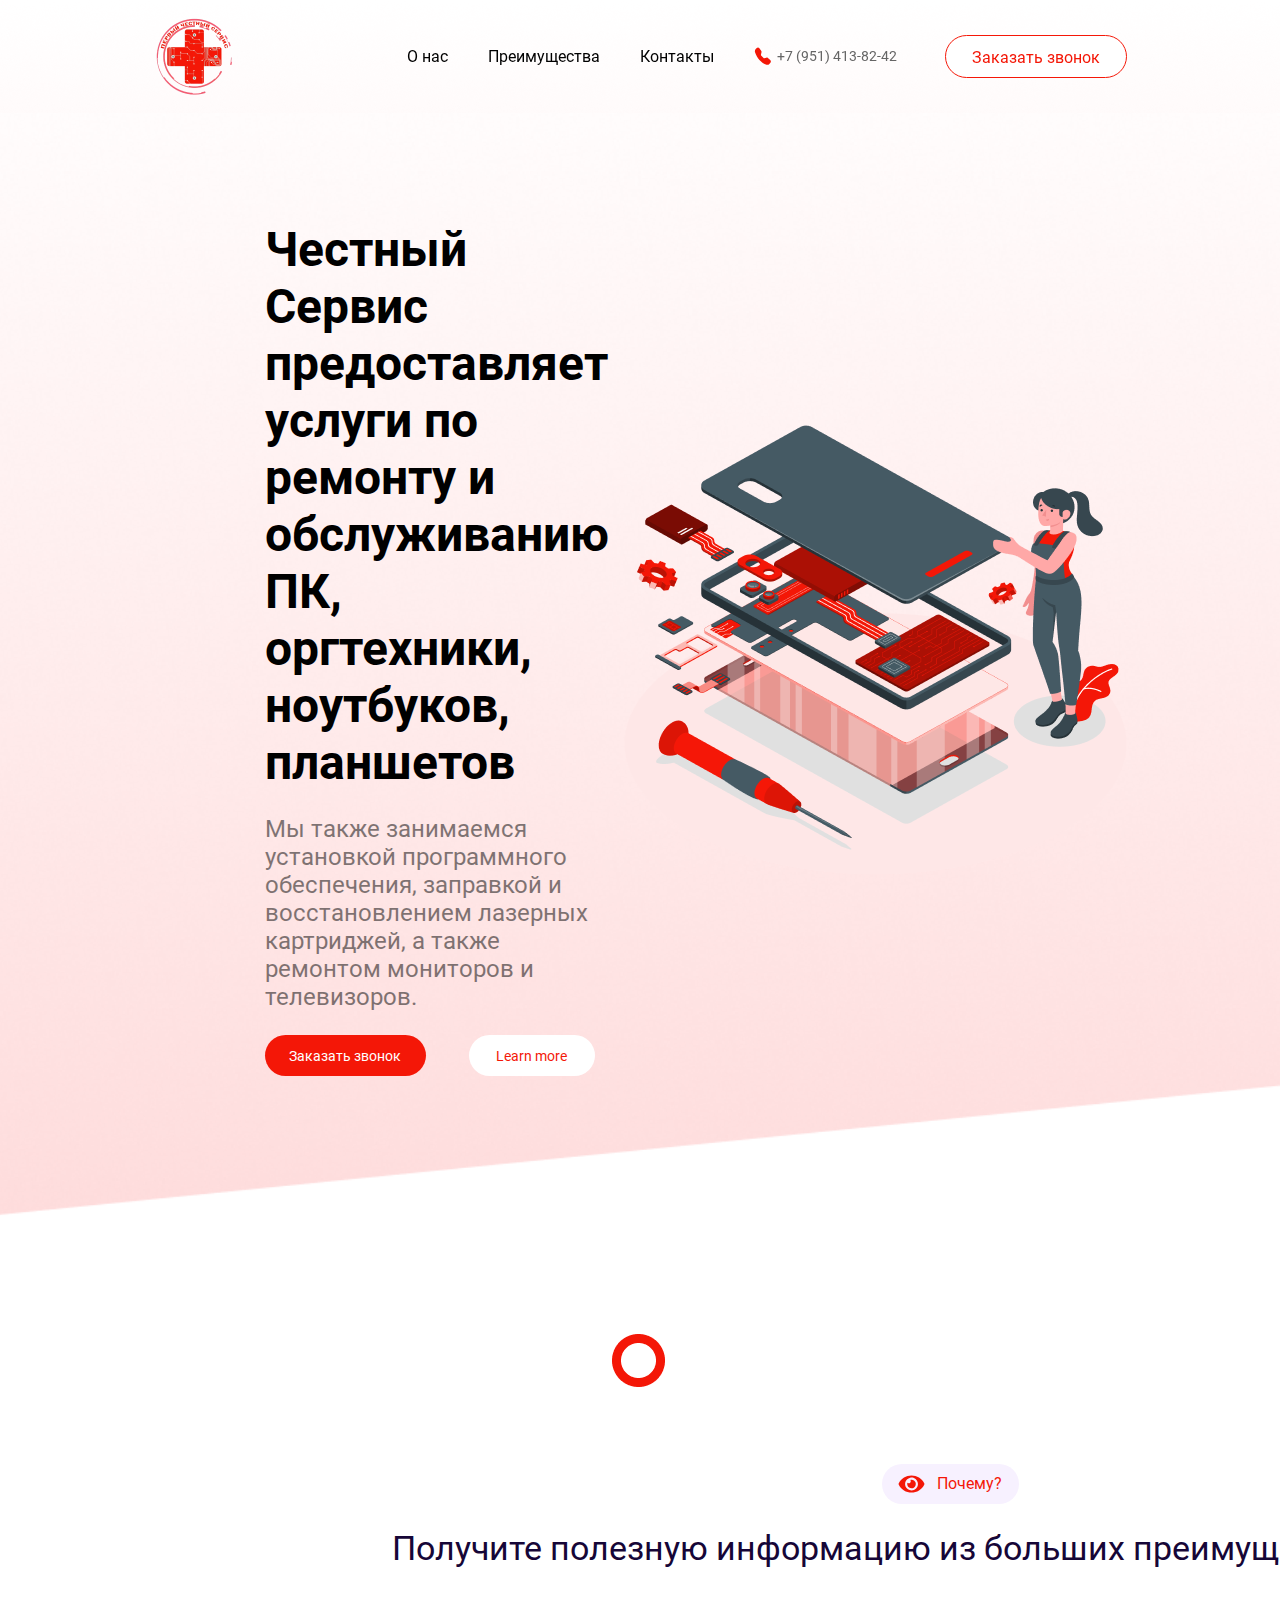
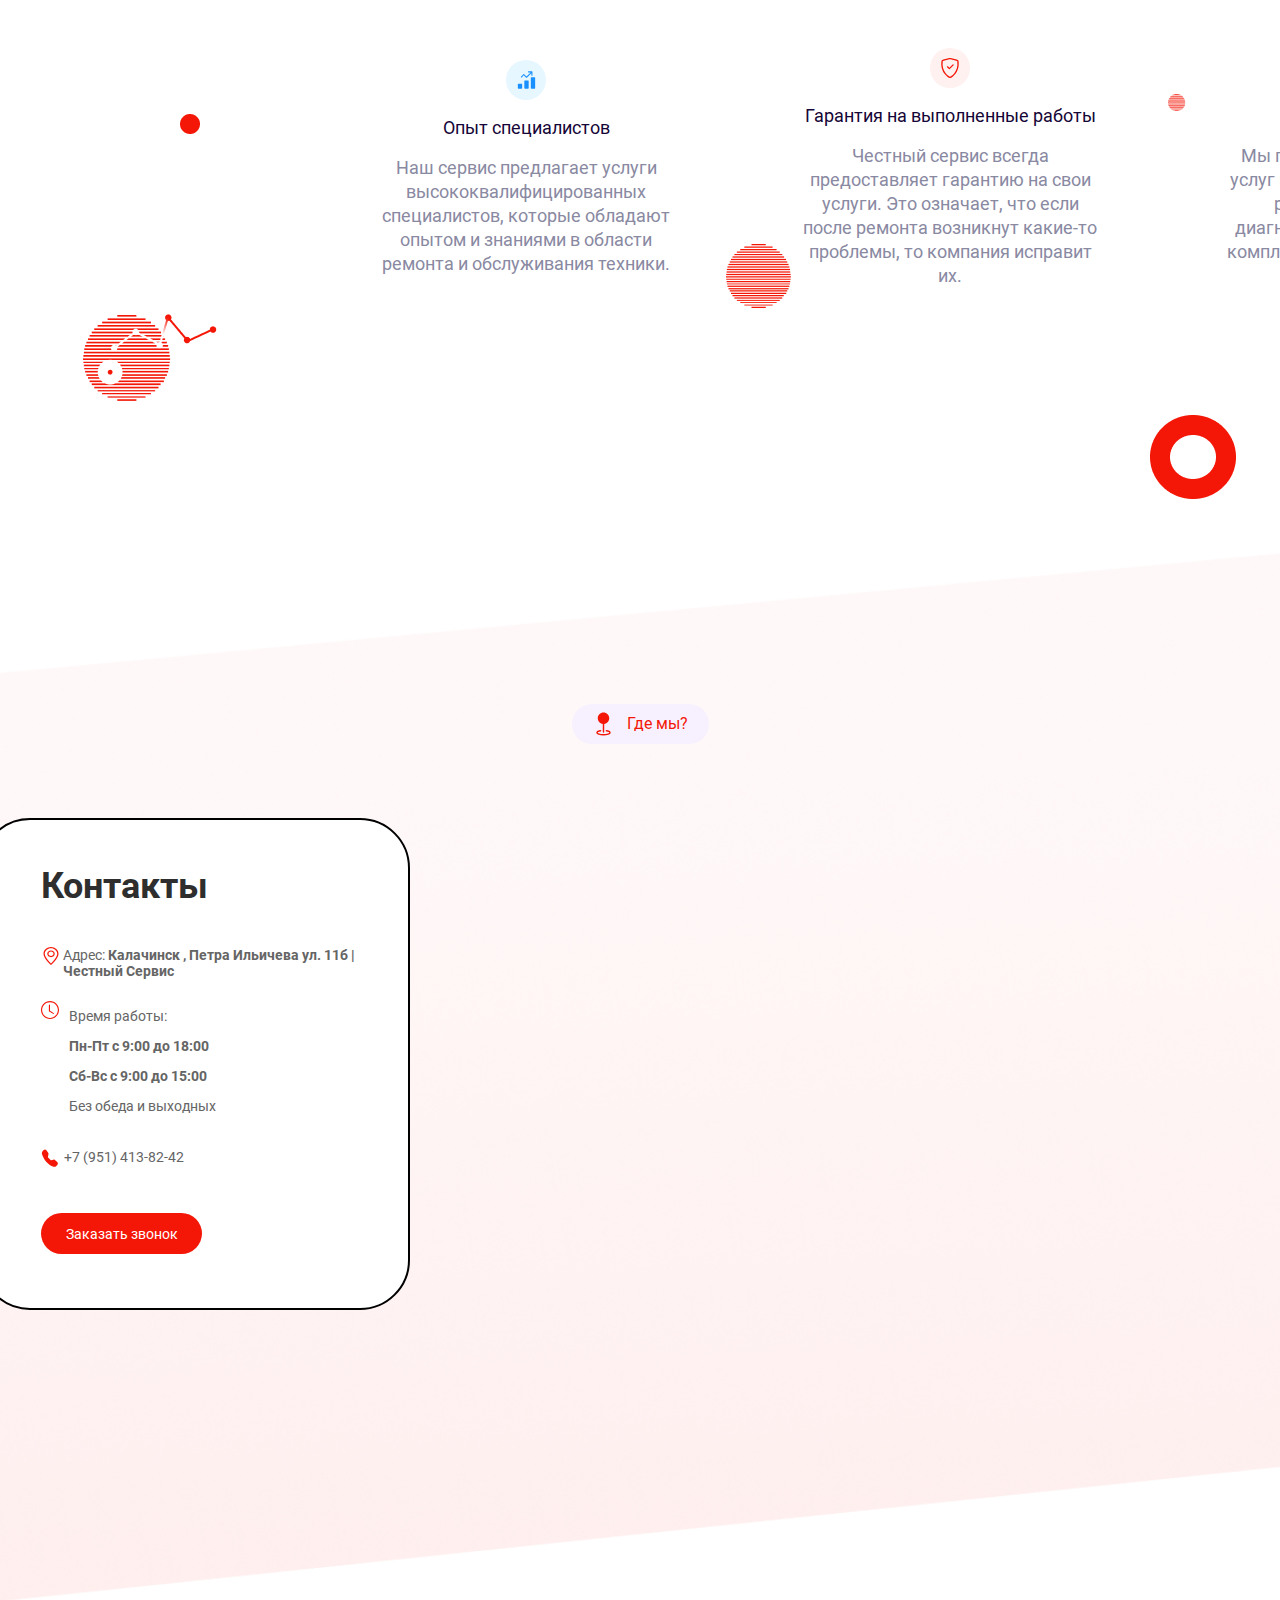
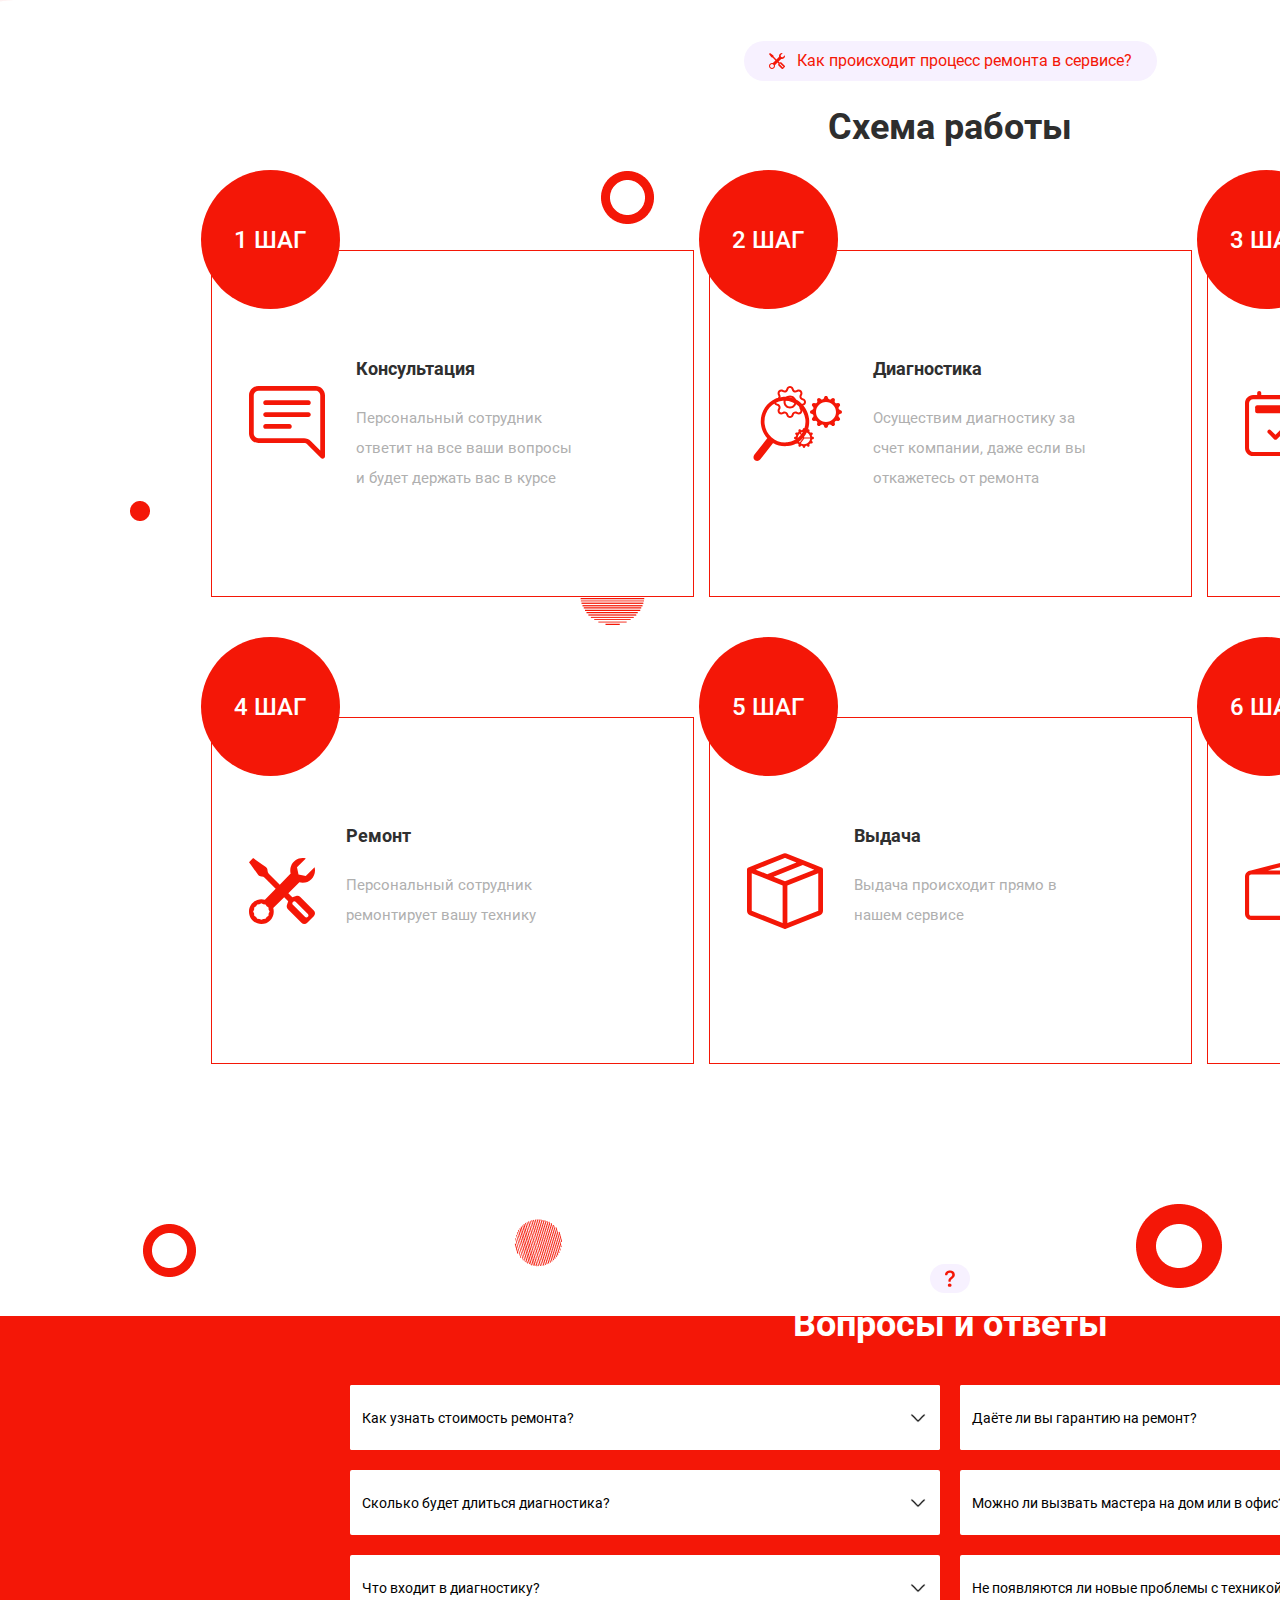
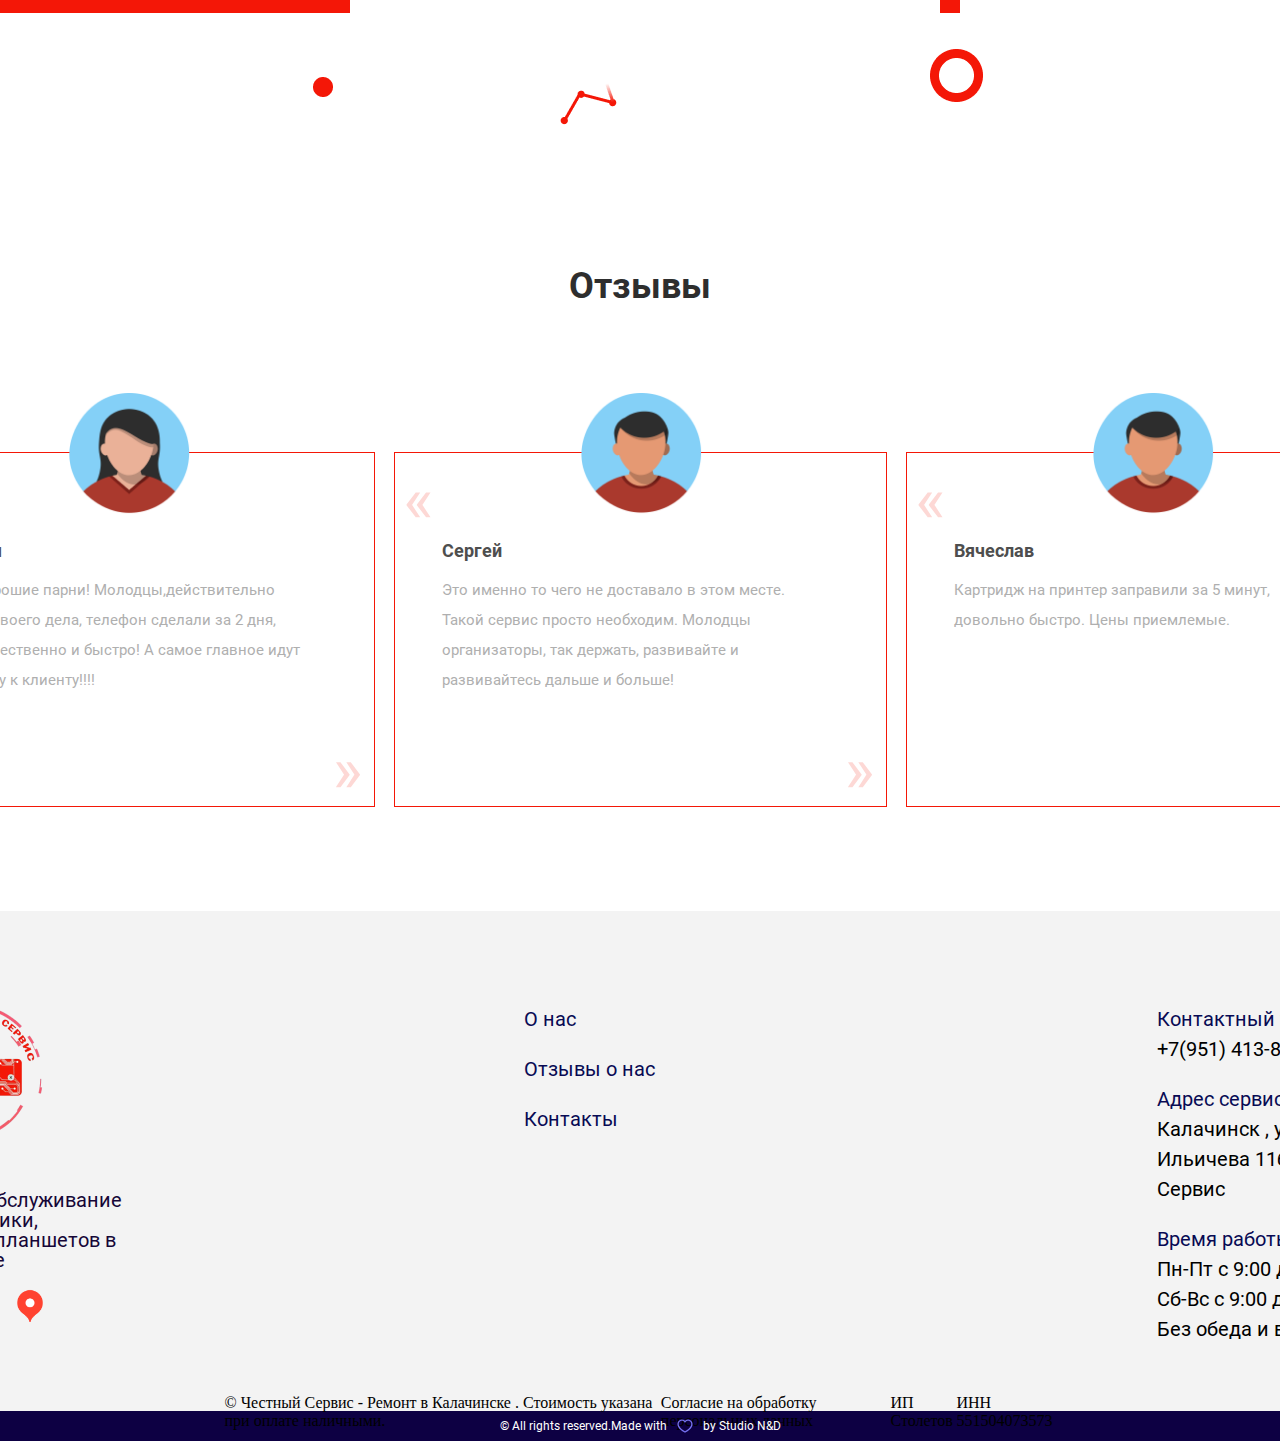
<file: index.html>
<!DOCTYPE html>
<html lang="en">
<head>
    <meta charset="UTF-8">
    <meta name="viewport" content="width=device-width, initial-scale=1.0">
    <title>Честный сервис</title>
    <link rel="stylesheet" href="main-style.css">
    <link rel="shortcut icon" href="images/logo-nav.png" type="image/x-icon">
</head>
<body>
    <header>
        <section class="nav-banner">
            <div class="navigation">
                <img src="images/logo-nav.png" alt="Логотип" class="nav-logo">
                <div class="nav-menu">
                        <a href="#about" class="nav-text">О нас</a>
                        <a href="#why" class="nav-text">Преимущества</a>
                        <a href="#contacts" class="nav-text">Контакты</a>
                    <div class="nav-phone">
                        <svg class="logo-phone" width="17" height="18" viewBox="0 0 17 18" fill="none" xmlns="http://www.w3.org/2000/svg">
                            <path fill-rule="evenodd" clip-rule="evenodd" d="M2.76508 0.969403C3.5072 0.159823 4.7318 0.242996 5.37614 1.14674L7.16985 3.66259C7.49901 4.12427 7.61533 4.72541 7.48529 5.29284L6.93803 7.68091C6.88025 7.93303 6.94797 8.19973 7.11641 8.38349L9.57299 11.0634C9.74144 11.2472 9.98591 11.321 10.217 11.258L12.4061 10.661C12.9262 10.5191 13.4773 10.646 13.9005 11.0051L16.2067 12.9619C17.0351 13.6648 17.1113 15.0007 16.3692 15.8103L15.3353 16.9382C14.5956 17.7452 13.4892 18.0995 12.4581 17.704C9.89785 16.7221 7.49469 15.1145 5.4488 12.8826C3.40291 10.6507 1.92926 8.02909 1.02915 5.23614C0.666628 4.11127 0.99144 2.90429 1.73116 2.09732L2.76508 0.969403Z" fill="#F41707" />
                        </svg>
                        <p class="nav-phone-text">+7 (951) 413-82-42</p>
                    </div>
                </div>
                <div class="nav-but">
                    <a href="tel: +7 (951) 413-82-42">
                        <button class="nav-but-style">Заказать звонок</button>
                    </a>
                </div>
                <div class="menu">
                    <input type="checkbox" id="burger-checkbox" class="burger-checkbox">
                    <label for="burger-checkbox" class="burger"></label>
                    <div class="menu-list">
                        <a href="#about" class="nav-text">О нас</a>
                        <a href="#why" class="nav-text">Преимущества</a>
                        <a href="#contacts" class="nav-text">Контакты</a>
                        <a href="tel: +7 (951) 413-82-42">
                            <button class="nav-but-style">Заказать звонок</button>
                        </a>
                    </div>
                </div>
            </div>
            
            <div class="banner" id="about">
                <div class="banner-text-button">
                    <p class="banner-title">Честный Сервис предоставляет<br>услуги по ремонту и<br>обслуживанию ПК, оргтехники,<br>ноутбуков, планшетов</p>
                    <p class="banner-desc">Мы также занимаемся установкой программного обеспечения, заправкой и<br>восстановлением лазерных картриджей, а также ремонтом мониторов и<br>телевизоров.</p>
                    <div class="banner-buttons">
                        <a href="tel: +7 (951) 413-82-42">
                            <button class="banner-button-1">Заказать звонок</button>
                        </a>
                        <a href="error.html">
                            <button class="banner-button-2">Learn more</button>
                        </a>
                    </div>
                </div>
                <div class="banner-img">
                    <img src="images/bunner-logo.png" alt="лого_баннер">
                </div>
            </div>
        </section>
    </header>
    <main>
        <section id="why" class="why">
                <div class="why-elem">
                    <div class="why-tag">
                        <svg width="27" height="18" viewBox="0 0 27 18" fill="none" xmlns="http://www.w3.org/2000/svg">
                            <path d="M26.232 8.34702C25.0487 5.97799 23.2331 3.9825 20.986 2.58134C18.739 1.18019 16.1481 0.42801 13.5 0.40802C10.852 0.428235 8.26124 1.18051 6.01421 2.58164C3.76719 3.98276 1.95151 5.97813 0.768028 8.34702C0.665726 8.54949 0.612427 8.77317 0.612427 9.00002C0.612427 9.22687 0.665726 9.45055 0.768028 9.65302C1.95133 12.0221 3.76696 14.0175 6.01403 15.4187C8.26109 16.8198 10.852 17.572 13.5 17.592C16.148 17.5718 18.7388 16.8195 20.9858 15.4184C23.2329 14.0173 25.0485 12.0219 26.232 9.65302C26.3343 9.45055 26.3876 9.22687 26.3876 9.00002C26.3876 8.77317 26.3343 8.54949 26.232 8.34702ZM13.5 15.447C12.2255 15.447 10.9796 15.0691 9.91993 14.361C8.86022 13.6529 8.03428 12.6465 7.54655 11.469C7.05882 10.2915 6.9312 8.99587 7.17985 7.74586C7.42849 6.49584 8.04222 5.34763 8.94343 4.44642C9.84464 3.54521 10.9929 2.93148 12.2429 2.68284C13.4929 2.4342 14.7886 2.56181 15.966 3.04954C17.1435 3.53727 18.1499 4.36321 18.858 5.42292C19.5661 6.48264 19.944 7.72852 19.944 9.00302C19.9432 10.7116 19.264 12.3498 18.0556 13.5577C16.8472 14.7655 15.2086 15.444 13.5 15.444V15.447ZM13.5 4.70702C13.1164 4.71247 12.7353 4.76966 12.367 4.87702C12.6714 5.2894 12.8177 5.79728 12.7794 6.30837C12.7411 6.81946 12.5207 7.29985 12.1583 7.66226C11.7959 8.02466 11.3155 8.24504 10.8044 8.28335C10.2933 8.32166 9.78541 8.17535 9.37303 7.87102C9.13812 8.73623 9.18045 9.65332 9.49405 10.4932C9.80765 11.3331 10.3767 12.0535 11.1212 12.5531C11.8657 13.0526 12.7481 13.3061 13.6441 13.2779C14.5402 13.2497 15.4049 12.9412 16.1165 12.3958C16.8281 11.8505 17.3507 11.0957 17.6109 10.2377C17.871 9.37976 17.8556 8.46182 17.5667 7.6131C17.2779 6.76437 16.7302 6.0276 16.0006 5.50646C15.2711 4.98533 14.3966 4.70608 13.5 4.70802V4.70702Z" fill="#F41707" />
                        </svg>
                        <p class="why-tag-text">Почему?</p>
                    </div>
                    <div class="why-title">
                        <h1 class="why-title-text">Получите полезную информацию из больших преимуществ за 3 шага</h1>
                    </div>
                    <div class="why-cards">
                        <div class="card-exp_special">
                            <div class="card-exp_special-tag">
                                <svg width="19" height="18" viewBox="0 0 19 18" fill="none" xmlns="http://www.w3.org/2000/svg">
                                    <path d="M11.124 9.54102H7.876C7.80495 9.54102 7.7346 9.55501 7.66897 9.5822C7.60333 9.60938 7.54369 9.64923 7.49345 9.69947C7.44322 9.74971 7.40337 9.80935 7.37618 9.87498C7.34899 9.94062 7.335 10.011 7.335 10.082V17.118C7.335 17.1891 7.34899 17.2594 7.37618 17.325C7.40337 17.3907 7.44322 17.4503 7.49345 17.5006C7.54369 17.5508 7.60333 17.5906 7.66897 17.6178C7.7346 17.645 7.80495 17.659 7.876 17.659H11.124C11.2675 17.659 11.4051 17.602 11.5065 17.5006C11.608 17.3991 11.665 17.2615 11.665 17.118V10.082C11.665 9.93853 11.608 9.80093 11.5065 9.69947C11.4051 9.59801 11.2675 9.54102 11.124 9.54102Z" fill="#1890FF" />
                                    <path d="M4.629 12.789H1.381C1.23752 12.789 1.09991 12.846 0.998455 12.9475C0.896998 13.0489 0.84 13.1865 0.84 13.33L0.84 17.119C0.84 17.2625 0.896998 17.4001 0.998455 17.5015C1.09991 17.603 1.23752 17.66 1.381 17.66H4.629C4.77248 17.66 4.91009 17.603 5.01154 17.5015C5.113 17.4001 5.17 17.2625 5.17 17.119V13.33C5.17 13.1865 5.113 13.0489 5.01154 12.9475C4.91009 12.846 4.77248 12.789 4.629 12.789Z" fill="#1890FF" />
                                    <path d="M17.619 6.29401H14.371C14.3 6.29401 14.2296 6.308 14.164 6.33519C14.0983 6.36238 14.0387 6.40222 13.9885 6.45246C13.9382 6.5027 13.8984 6.56234 13.8712 6.62797C13.844 6.69361 13.83 6.76396 13.83 6.83501V17.119C13.83 17.1901 13.844 17.2604 13.8712 17.326C13.8984 17.3917 13.9382 17.4513 13.9885 17.5016C14.0387 17.5518 14.0983 17.5916 14.164 17.6188C14.2296 17.646 14.3 17.66 14.371 17.66H17.619C17.7625 17.66 17.9001 17.603 18.0015 17.5016C18.103 17.4001 18.16 17.2625 18.16 17.119V6.83501C18.16 6.69152 18.103 6.55392 18.0015 6.45246C17.9001 6.351 17.7625 6.29401 17.619 6.29401Z" fill="#1890FF" />
                                    <path d="M9.5 6.84003C9.57117 6.84007 9.64164 6.82605 9.70737 6.79876C9.7731 6.77147 9.83279 6.73146 9.883 6.68103L14.372 2.18803V4.67003H15.455V0.881031C15.455 0.809817 15.4409 0.739304 15.4136 0.673536C15.3863 0.607768 15.3463 0.54804 15.2958 0.497777C15.2454 0.447514 15.1855 0.407706 15.1196 0.380636C15.0538 0.353566 14.9832 0.339767 14.912 0.340031H11.124V1.42303H13.606L9.5 5.52903L7.177 3.20503C7.07555 3.1036 6.93796 3.04662 6.7945 3.04662C6.65104 3.04662 6.51346 3.1036 6.412 3.20503L3.705 5.91103L4.47 6.67603L6.794 4.35303L9.118 6.67703C9.16777 6.72807 9.22714 6.76875 9.2927 6.79672C9.35827 6.8247 9.42872 6.83942 9.5 6.84003Z" fill="#1890FF" />
                                </svg>
                            </div>
                            <div class="card-exp_special-title">
                                <p class="card-exp_special-title-text">Опыт специалистов</p>
                            </div>
                            <div class="card-exp_special-desc">
                                <p class="card-exp_special-desc-text">
                                    Наш сервис предлагает услуги высококвалифицированных специалистов, 
                                    которые обладают опытом и знаниями в области ремонта и обслуживания техники.
                                </p>
                            </div>
                        </div>
                        <div class="card-guarantee">
                            <div class="card-guarantee-tag">
                                <svg xmlns="http://www.w3.org/2000/svg" width="20" height="20" viewBox="0 0 20 20" fill="none">
                                    <path d="M6.67243 1.98855C5.31493 2.35653 3.94017 2.79156 3.12652 3.05706C2.90266 3.13011 2.74547 3.32396 2.71595 3.54548C2.02361 8.74111 3.62329 12.5333 5.53205 15.0304C6.49038 16.2841 7.52728 17.2113 8.3917 17.8209C8.82425 18.1259 9.20665 18.3465 9.50713 18.4879C9.65757 18.5588 9.7806 18.6065 9.87405 18.6354C9.95101 18.6593 9.9906 18.6649 10 18.6663C10.0094 18.6649 10.049 18.6593 10.126 18.6354C10.2194 18.6065 10.3424 18.5588 10.4929 18.4879C10.7934 18.3465 11.1757 18.1259 11.6083 17.8209C12.4727 17.2113 13.5096 16.2841 14.4679 15.0304C16.3767 12.5333 17.9764 8.74111 17.2841 3.54548C17.2545 3.32396 17.0973 3.13011 16.8735 3.05706C16.0598 2.79156 14.6851 2.35653 13.3276 1.98855C11.9396 1.61231 10.6636 1.33333 10 1.33333C9.33644 1.33333 8.06038 1.61231 6.67243 1.98855ZM6.33957 0.699566C7.69673 0.331679 9.13814 0 10 0C10.8619 0 12.3033 0.331679 13.6604 0.699566C15.048 1.07571 16.446 1.51826 17.2684 1.7866C17.9547 2.01054 18.4738 2.61699 18.5735 3.36512C19.3192 8.96177 17.5899 13.1086 15.4925 15.8525C14.4477 17.2193 13.3122 18.238 12.3461 18.9192C11.8635 19.2596 11.4161 19.5207 11.0362 19.6995C10.6852 19.8648 10.3096 20 10 20C9.69037 20 9.31483 19.8648 8.96381 19.6995C8.58391 19.5207 8.13655 19.2596 7.65386 18.9192C6.6878 18.238 5.55228 17.2193 4.5075 15.8525C2.41005 13.1086 0.68076 8.96177 1.42654 3.36512C1.52623 2.61699 2.04532 2.01055 2.7316 1.7866C3.55395 1.51826 4.95195 1.07571 6.33957 0.699566Z" fill="#F41707"/>
                                    <path d="M13.5669 6.43306C13.811 6.67714 13.811 7.07286 13.5669 7.31694L9.81694 11.0669C9.69973 11.1842 9.54076 11.25 9.375 11.25C9.20924 11.25 9.05027 11.1842 8.93306 11.0669L7.05806 9.19194C6.81398 8.94786 6.81398 8.55214 7.05806 8.30806C7.30214 8.06398 7.69786 8.06398 7.94194 8.30806L9.375 9.74112L12.6831 6.43306C12.9271 6.18898 13.3229 6.18898 13.5669 6.43306Z" fill="#F41707"/>
                                </svg>
                            </div>
                            <div class="card-guarantee-title">
                                <p class="card-guarantee-title-text">Гарантия на выполненные работы</p>
                            </div>
                            <div class="card-guarantee-desc">
                                <p class="card-guarantee-desc-text">
                                    Честный сервис всегда предоставляет гарантию на свои услуги.
                                    Это означает, что если после ремонта возникнут какие-то проблемы,
                                    то компания исправит их.
                                </p>
                            </div>
                        </div>
                        <div class="card-services">
                        <div class="card-services-tag">
                            <svg width="17" height="17" viewBox="0 0 17 17" fill="none" xmlns="http://www.w3.org/2000/svg">
                                <path d="M9.01301 0H7.98601V7.7H6.44501V8.732H7.98601V16.432H9.01301V13.355H10.554V12.328H9.01301V4.109H10.554V3.082H9.01301V0Z" fill="#52C41A" />
                                <path d="M15.5 1.21899H12.5C11.9477 1.21899 11.5 1.66671 11.5 2.21899V5.21899C11.5 5.77128 11.9477 6.21899 12.5 6.21899H15.5C16.0523 6.21899 16.5 5.77128 16.5 5.21899V2.21899C16.5 1.66671 16.0523 1.21899 15.5 1.21899Z" fill="#52C41A" />
                                <path d="M15.5 10.219H12.5C11.9477 10.219 11.5 10.6667 11.5 11.219V14.219C11.5 14.7713 11.9477 15.219 12.5 15.219H15.5C16.0523 15.219 16.5 14.7713 16.5 14.219V11.219C16.5 10.6667 16.0523 10.219 15.5 10.219Z" fill="#52C41A" />
                                <path d="M4.5 5.21899H1.5C0.947715 5.21899 0.5 5.66671 0.5 6.21899V10.219C0.5 10.7713 0.947715 11.219 1.5 11.219H4.5C5.05228 11.219 5.5 10.7713 5.5 10.219V6.21899C5.5 5.66671 5.05228 5.21899 4.5 5.21899Z" fill="#52C41A" />
                            </svg>
                        </div>
                        <div class="card-services-title">
                            <p class="card-services-title-text">Широкий спектр услуг</p>
                        </div>
                        <div class="card-services-desc">
                            <p class="card-services-desc-text">
                                Мы предлагаем полный спектр услуг по ремонту и обслуживанию
                                различной техники — от диагностики и чистки до замены комплектующих
                                и восстановления данных.
                            </p>
                        </div>
                    </div>
                </div>
        </section>
        <section class="location" id="contacts">
            <div class="location-tag">
                <svg width="23" height="24" viewBox="0 0 23 24" fill="none" xmlns="http://www.w3.org/2000/svg">
                    <path fill-rule="evenodd" clip-rule="evenodd" d="M5.75 6.25C5.75 3.07436 8.32436 0.5 11.5 0.5C14.6756 0.5 17.25 3.07436 17.25 6.25C17.25 9.18223 15.0552 11.6018 12.2188 11.9555V19.9062C12.2188 20.3032 11.897 20.625 11.5 20.625C11.103 20.625 10.7812 20.3032 10.7812 19.9062V11.9555C7.94484 11.6018 5.75 9.18223 5.75 6.25ZM9.33409 18.5755C9.39896 18.9671 9.13408 19.3371 8.74246 19.402C7.71975 19.5714 6.9037 19.8256 6.36443 20.1097C6.09445 20.2519 5.92567 20.3852 5.83221 20.4911C5.78735 20.542 5.76665 20.5788 5.75758 20.5997C5.75315 20.6099 5.75141 20.6164 5.75071 20.6197C5.75004 20.6228 5.75 20.625 5.75 20.625C5.75 20.625 5.74993 20.6286 5.7522 20.636C5.75464 20.644 5.76066 20.6599 5.77521 20.6836C5.80572 20.7333 5.86793 20.808 5.98448 20.8998C6.2218 21.0869 6.60974 21.2867 7.15319 21.4679C8.23258 21.8277 9.76946 22.0625 11.5 22.0625C13.2305 22.0625 14.7674 21.8277 15.8468 21.4679C16.3903 21.2867 16.7782 21.0869 17.0155 20.8998C17.1321 20.808 17.1943 20.7333 17.2248 20.6836C17.2393 20.6599 17.2454 20.644 17.2478 20.636C17.25 20.6288 17.25 20.6251 17.25 20.6251C17.25 20.6251 17.25 20.6228 17.2493 20.6197C17.2486 20.6164 17.2468 20.6099 17.2424 20.5997C17.2334 20.5788 17.2126 20.542 17.1678 20.4911C17.0743 20.3852 16.9056 20.2519 16.6356 20.1097C16.0963 19.8256 15.2802 19.5714 14.2575 19.402C13.8659 19.3371 13.601 18.9671 13.6659 18.5755C13.7308 18.1838 14.1008 17.919 14.4925 17.9838C15.5997 18.1673 16.5805 18.4559 17.3057 18.8379C17.97 19.188 18.6875 19.7646 18.6875 20.625C18.6875 21.2374 18.3145 21.7063 17.9053 22.0289C17.4879 22.3578 16.9285 22.6225 16.3014 22.8316C15.0395 23.2522 13.3421 23.5 11.5 23.5C9.65795 23.5 7.96045 23.2522 6.69861 22.8316C6.07145 22.6225 5.51207 22.3578 5.09471 22.0289C4.68545 21.7063 4.3125 21.2374 4.3125 20.625C4.3125 19.7646 5.02998 19.188 5.69434 18.8379C6.41945 18.4559 7.40028 18.1673 8.50754 17.9838C8.89916 17.919 9.26921 18.1838 9.33409 18.5755Z" fill="#F41707" />
                </svg>
                <p class="location-tag-text">Где мы?</p>
            </div>
            <div id="map" class="map">
                <script src="https://api-maps.yandex.ru/2.1/?lang=ru_RU&amp;apikey=<5de49fcf-ac36-428f-97b9-a8d79715d63d>" type="text/javascript"></script>
                <script src="script.js" type="text/javascript"></script>
            </div>
            <div class="location-contacts">
                <p class="location-contacts-title">Контакты</p>
                <div class="location-contacts-adress">
                    <svg width="20" height="18" viewBox="0 0 20 18" fill="none" xmlns="http://ww w.w3.org/2000/svg">
                        <path d="M15.2072 10.0572C14.5522 11.2517 13.6656 12.4426 12.7572 13.5113C11.8516 14.5766 10.943 15.4989 10.2596 16.1555C10.1688 16.2428 10.0821 16.3252 10 16.4026C9.91793 16.3252 9.83121 16.2428 9.7404 16.1555C9.05697 15.4989 8.14835 14.5766 7.24281 13.5113C6.33443 12.4426 5.44781 11.2517 4.79279 10.0572C4.13101 8.85046 3.75 7.71965 3.75 6.75C3.75 3.6434 6.54822 1.125 10 1.125C13.4518 1.125 16.25 3.6434 16.25 6.75C16.25 7.71965 15.869 8.85046 15.2072 10.0572ZM10 18C10 18 17.5 11.6029 17.5 6.75C17.5 3.02208 14.1421 0 10 0C5.85786 0 2.5 3.02208 2.5 6.75C2.5 11.6029 10 18 10 18Z" fill="#F41707" />
                        <path d="M10 9C8.61929 9 7.5 7.99264 7.5 6.75C7.5 5.50736 8.61929 4.5 10 4.5C11.3807 4.5 12.5 5.50736 12.5 6.75C12.5 7.99264 11.3807 9 10 9ZM10 10.125C12.0711 10.125 13.75 8.61396 13.75 6.75C13.75 4.88604 12.0711 3.375 10 3.375C7.92893 3.375 6.25 4.88604 6.25 6.75C6.25 8.61396 7.92893 10.125 10 10.125Z" fill="#F41707" />
                    </svg>
                    <p class="location-contacts-adress-text"><span class="location-adress-span">Адрес:</span> Калачинск , Петра Ильичева ул. 11б |<br>Честный Сервис</p>
                </div>
                <div class="location-contacts-working_hours">
                    <svg width="18" height="18" viewBox="0 0 14 14" fill="none" xmlns="http://www.w3.org/2000/svg">
                        <path d="M7 3.0625C7 2.82088 6.80412 2.625 6.5625 2.625C6.32088 2.625 6.125 2.82088 6.125 3.0625V7.875C6.125 8.032 6.20913 8.17696 6.34544 8.25486L9.40794 10.0049C9.61773 10.1247 9.88498 10.0519 10.0049 9.84206C10.1247 9.63227 10.0518 9.36502 9.84206 9.24514L7 7.62111V3.0625Z" fill="#F41707" />
                        <path d="M7 14C10.866 14 14 10.866 14 7C14 3.13401 10.866 0 7 0C3.13401 0 0 3.13401 0 7C0 10.866 3.13401 14 7 14ZM13.125 7C13.125 10.3827 10.3827 13.125 7 13.125C3.61726 13.125 0.875 10.3827 0.875 7C0.875 3.61726 3.61726 0.875 7 0.875C10.3827 0.875 13.125 3.61726 13.125 7Z" fill="#F41707" />
                    </svg>
                    <p class="location-contacts-working_hours-text">
                        <span class="location-working_hours-span">Время работы:</span><br>
                        Пн-Пт с 9:00 до 18:00<br>
                        Сб-Вс с 9:00 до 15:00<br>
                        <span class="location-working_hours-span">Без обеда и выходных</span>
                    </p>
                </div>
                <div class="location-contacts-phone">
                    <svg width="17" height="18" viewBox="0 0 17 18" fill="none" xmlns="http://www.w3.org/2000/svg">
                        <path fill-rule="evenodd" clip-rule="evenodd" d="M2.76508 0.969403C3.5072 0.159823 4.7318 0.242996 5.37614 1.14674L7.16985 3.66259C7.49901 4.12427 7.61533 4.72541 7.48529 5.29284L6.93803 7.68091C6.88025 7.93303 6.94797 8.19973 7.11641 8.38349L9.57299 11.0634C9.74144 11.2472 9.98591 11.321 10.217 11.258L12.4061 10.661C12.9262 10.5191 13.4773 10.646 13.9005 11.0051L16.2067 12.9619C17.0351 13.6648 17.1113 15.0007 16.3692 15.8103L15.3353 16.9382C14.5956 17.7452 13.4892 18.0995 12.4581 17.704C9.89785 16.7221 7.49469 15.1145 5.4488 12.8826C3.40291 10.6507 1.92926 8.02909 1.02915 5.23614C0.666628 4.11127 0.99144 2.90429 1.73116 2.09732L2.76508 0.969403Z" fill="#F41707" />
                    </svg>
                    <p class="location-contacts-phone-text">+7 (951) 413-82-42</p>
                </div>
                <div class="location-contacts-button">
                    <a href="tel: +7 (951) 413-82-42">
                        <button class="location-contacts-button-style">Заказать звонок</button>
                    </a>
                </div>
            </div>
        </section>
        <section class="stages">
            <div class="stages-tag">
                <svg width="16" height="16" viewBox="0 0 16 16" fill="none" xmlns="http://www.w3.org/2000/svg">
                    <path d="M1 0L0 1L2.20088 4.08124C2.3886 4.34403 2.69167 4.5 3.01462 4.5H3.08579C3.351 4.5 3.60536 4.60536 3.79289 4.79289L6.46789 7.46789L3.85099 10.1224C3.58121 10.0428 3.2956 10 3 10C1.34315 10 0 11.3431 0 13C0 14.6569 1.34315 16 3 16C4.65685 16 6 14.6569 6 13C6 12.7044 5.95725 12.4188 5.87759 12.149L8.53212 9.53212L9.5 10.5L9.19544 11.4137C9.07566 11.773 9.16918 12.1692 9.43702 12.437L12.7071 15.7071C12.9024 15.9024 13.1583 16 13.4142 16C13.6701 16 13.9261 15.9024 14.1213 15.7071L15.7071 14.1213C15.9024 13.9261 16 13.6701 16 13.4142C16 13.1583 15.9024 12.9024 15.7071 12.7071L12.437 9.43702C12.1692 9.16918 11.773 9.07566 11.4137 9.19544L10.5 9.5L9.53926 8.53926L12.2191 5.89737C12.4681 5.9643 12.7299 6 13 6C14.6569 6 16 4.65685 16 3C16 2.73126 15.9647 2.47078 15.8984 2.22294L13.7574 4.36396L12 3.99998L11.636 2.24264L13.7771 0.101615C13.5292 0.0353359 13.2687 0 13 0C11.3431 0 10 1.34315 10 3C10 3.27012 10.0357 3.53191 10.1026 3.78089L7.46076 6.46075L4.79289 3.79289C4.60536 3.60536 4.5 3.351 4.5 3.08579V3.01462C4.5 2.69167 4.34403 2.3886 4.08124 2.20088L1 0ZM10.6464 10.6464C10.8417 10.4512 11.1583 10.4512 11.3536 10.6464L14.2678 13.5607C14.463 13.7559 14.463 14.0725 14.2678 14.2678C14.0725 14.463 13.7559 14.463 13.5607 14.2678L10.6464 11.3536C10.4512 11.1583 10.4512 10.8417 10.6464 10.6464ZM3 11L3.47105 11.242L4 11.2679L4.28693 11.713L4.73205 12L4.75799 12.5289L5 13L4.75799 13.471L4.73205 14L4.28693 14.2869L4 14.732L3.47105 14.758L3 15L2.52895 14.758L2 14.732L1.71307 14.2869L1.26795 14L1.24202 13.471L1 13L1.24202 12.5289L1.26795 12L1.71307 11.713L2 11.2679L2.52895 11.242L3 11Z" fill="#F41707" />
                </svg>
                <p class="stages-tag-text">Как происходит процесс ремонта в  сервисе?</p>
            </div>
            <h1 class="stages-title">Схема работы</h1>
            <div class="stages-steps">
                <div class="stages-steps-floor-1">
                    <div class="stages-step">
                        <div class="stages-circle">
                            <p class="stages-step-circle-text">1 ШАГ</p>
                        </div>
                        <div class="stages-steps-block">
                            <svg class="stages-steps-block-logo" width="76" height="76" viewBox="0 0 76 76" fill="none" xmlns="http://www.w3.org/2000/svg">
                                <path d="M9.5 4.75C6.87665 4.75 4.75 6.87665 4.75 9.5V47.5C4.75 50.1234 6.87665 52.25 9.5 52.25H55.0325C57.552 52.25 59.9684 53.2509 61.75 55.0325L71.25 64.5325V9.5C71.25 6.87665 69.1234 4.75 66.5 4.75H9.5ZM66.5 0C71.7467 0 76 4.2533 76 9.5V70.2662C76 72.3821 73.4418 73.4418 71.9456 71.9456L58.3912 58.3912C57.5004 57.5004 56.2923 57 55.0325 57H9.5C4.25329 57 0 52.7467 0 47.5V9.5C0 4.25329 4.25329 0 9.5 0H66.5Z" fill="#F41707" />
                                <path d="M14.25 16.625C14.25 15.3133 15.3133 14.25 16.625 14.25H59.375C60.6867 14.25 61.75 15.3133 61.75 16.625C61.75 17.9367 60.6867 19 59.375 19H16.625C15.3133 19 14.25 17.9367 14.25 16.625ZM14.25 28.5C14.25 27.1883 15.3133 26.125 16.625 26.125H59.375C60.6867 26.125 61.75 27.1883 61.75 28.5C61.75 29.8117 60.6867 30.875 59.375 30.875H16.625C15.3133 30.875 14.25 29.8117 14.25 28.5ZM14.25 40.375C14.25 39.0633 15.3133 38 16.625 38H40.375C41.6867 38 42.75 39.0633 42.75 40.375C42.75 41.6867 41.6867 42.75 40.375 42.75H16.625C15.3133 42.75 14.25 41.6867 14.25 40.375Z" fill="#F41707" />
                            </svg>
                            <div class="stages-steps-block-title-desc">
                                <p class="stages-steps-block-title">Консультация</p>
                                <p class="stages-steps-block-desc">
                                    Персональный сотрудник
                                    ответит на все ваши вопросы и
                                    будет держать вас в курсе
                                </p>
                            </div>
                        </div>
                    </div>
                    <div class="stages-step">
                        <div class="stages-circle">
                            <p class="stages-step-circle-text">2 ШАГ</p>
                        </div>
                        <div class="stages-steps-block">
                            <svg class="stages-steps-block-logo" xmlns="http://www.w3.org/2000/svg" width="95" height="76" viewBox="0 0 95 76" fill="none">
                                <path d="M55.8355 42.9089C56.1389 41.697 57.8611 41.697 58.1645 42.9089L58.2539 43.2661C58.4825 44.1797 59.6262 44.4862 60.2811 43.8093L60.5371 43.5447C61.4057 42.6468 62.8973 43.5079 62.554 44.7091L62.4528 45.0632C62.1941 45.9687 63.0313 46.8059 63.9368 46.5472L64.2909 46.446C65.4921 46.1027 66.3532 47.5943 65.4553 48.4629L65.1907 48.7189C64.5138 49.3738 64.8203 50.5175 65.7339 50.7461L66.0911 50.8355C67.303 51.1389 67.303 52.8611 66.0911 53.1645L65.7339 53.2539C64.8203 53.4825 64.5138 54.6262 65.1907 55.2811L65.4553 55.5371C66.3532 56.4057 65.4921 57.8973 64.2909 57.554L63.9368 57.4528C63.0313 57.1941 62.1941 58.0313 62.4528 58.9368L62.554 59.2909C62.8973 60.4921 61.4057 61.3532 60.5371 60.4553L60.2811 60.1907C59.6262 59.5138 58.4825 59.8203 58.2539 60.7339L58.1645 61.0911C57.8611 62.303 56.1389 62.303 55.8355 61.0911L55.7461 60.7339C55.5175 59.8203 54.3738 59.5138 53.7189 60.1907L53.4629 60.4553C52.5943 61.3532 51.1027 60.4921 51.446 59.2909L51.5472 58.9368C51.8059 58.0313 50.9687 57.1941 50.0632 57.4528L49.7091 57.554C48.5079 57.8973 47.6468 56.4057 48.5447 55.5371L48.8093 55.2811C49.4862 54.6262 49.1797 53.4825 48.2661 53.2539L47.9089 53.1645C46.697 52.8611 46.697 51.1389 47.9089 50.8355L48.2661 50.7461C49.1797 50.5175 49.4862 49.3738 48.8093 48.7189L48.5447 48.4629C47.6468 47.5943 48.5079 46.1027 49.7091 46.446L50.0632 46.5472C50.9687 46.8059 51.8059 45.9687 51.5472 45.0632L51.446 44.7091C51.1027 43.5079 52.5943 42.6468 53.4629 43.5447L53.7189 43.8093C54.3738 44.4862 55.5175 44.1797 55.7461 43.2661L55.8355 42.9089ZM63.2162 52.6247H57.3124L53.7698 57.3482C54.7123 57.9187 55.8178 58.2471 57 58.2471C60.2393 58.2471 62.9028 55.7816 63.2162 52.6247ZM63.2162 51.3753C62.9028 48.2185 60.2393 45.753 57 45.753C55.8178 45.753 54.7123 46.0813 53.7698 46.6519L57.3124 51.3753H63.2162ZM53.3099 46.9588C53.2734 46.9855 53.2372 47.0127 53.2013 47.0402L53.3099 46.9588ZM52.7708 47.4022C51.5302 48.5439 50.7529 50.1812 50.7529 52C50.7529 53.8189 51.5302 55.4562 52.7708 56.5978L56.2191 52L52.7708 47.4022ZM53.2013 56.9598C53.2372 56.9874 53.2734 57.0145 53.3099 57.0413L53.2013 56.9598Z" fill="#F41707"/>
                                <path d="M43.0001 9.50842C39.4149 9.50842 36.5085 12.4148 36.5085 15.9999C36.5085 19.5851 39.4149 22.4915 43.0001 22.4915C46.5852 22.4915 49.4916 19.5851 49.4916 15.9999C49.4916 12.4148 46.5852 9.50842 43.0001 9.50842ZM38.5085 15.9999C38.5085 13.5193 40.5195 11.5084 43.0001 11.5084C45.4807 11.5084 47.4916 13.5193 47.4916 15.9999C47.4916 18.4805 45.4807 20.4915 43.0001 20.4915C40.5195 20.4915 38.5085 18.4805 38.5085 15.9999Z" fill="#F41707"/>
                                <path d="M46.5929 2.68675C45.5371 -0.895585 40.4629 -0.895582 39.4071 2.68675L39.2194 3.32359C38.9049 4.39038 37.6864 4.8951 36.7097 4.3631L36.1267 4.04552C32.847 2.25905 29.2591 5.847 31.0455 9.12671L31.3631 9.70974C31.8951 10.6864 31.3904 11.9049 30.3236 12.2194L29.6868 12.4071C26.1044 13.4629 26.1044 18.5371 29.6868 19.5929L30.3236 19.7806C31.3904 20.0951 31.8951 21.3136 31.3631 22.2903L31.0455 22.8733C29.2591 26.153 32.847 29.741 36.1267 27.9545L36.7097 27.6369C37.6864 27.1049 38.9049 27.6096 39.2194 28.6764L39.4071 29.3132C40.4629 32.8956 45.5371 32.8956 46.5929 29.3132L46.7806 28.6764C47.0951 27.6096 48.3136 27.1049 49.2903 27.6369L49.8733 27.9545C53.153 29.741 56.7409 26.153 54.9545 22.8733L54.6369 22.2903C54.1049 21.3136 54.6096 20.0951 55.6764 19.7806L56.3132 19.5929C59.8956 18.5371 59.8956 13.4629 56.3132 12.4071L55.6764 12.2194C54.6096 11.9049 54.1049 10.6864 54.6369 9.70974L54.9545 9.12671C56.741 5.84698 53.153 2.25906 49.8733 4.04552L49.2903 4.3631C48.3136 4.8951 47.0951 4.39039 46.7806 3.32359L46.5929 2.68675ZM41.3255 3.2522C41.8176 1.5826 44.1824 1.5826 44.6745 3.2522L44.8622 3.88903C45.5369 6.17799 48.1513 7.26093 50.2469 6.11945L50.83 5.80187C52.3585 4.96926 54.0307 6.64147 53.1981 8.17002L52.8806 8.75306C51.7391 10.8487 52.822 13.4631 55.111 14.1378L55.7478 14.3255C57.4174 14.8176 57.4174 17.1824 55.7478 17.6745L55.111 17.8622C52.822 18.5369 51.7391 21.1513 52.8806 23.2469L53.1981 23.83C54.0307 25.3585 52.3585 27.0307 50.83 26.1981L50.2469 25.8806C48.1513 24.7391 45.5369 25.822 44.8622 28.111L44.6745 28.7478C44.1824 30.4174 41.8176 30.4174 41.3255 28.7478L41.1378 28.111C40.4631 25.822 37.8487 24.7391 35.7531 25.8806L35.17 26.1981C33.6415 27.0307 31.9693 25.3585 32.8019 23.83L33.1194 23.2469C34.2609 21.1514 33.178 18.5369 30.889 17.8622L30.2522 17.6745C28.5826 17.1824 28.5826 14.8176 30.2522 14.3255L30.889 14.1378C33.178 13.4631 34.2609 10.8487 33.1194 8.75306L32.8019 8.17003C31.9693 6.64147 33.6415 4.96926 35.17 5.80187L35.7531 6.11945C37.8486 7.26092 40.4631 6.17799 41.1378 3.88903L41.3255 3.2522Z" fill="#F41707"/>
                                <path d="M20.2547 52.2857C16.8599 48.5609 14.5535 43.7455 13.9287 38.3194C12.3692 24.7753 21.8775 12.5554 35.1659 11.0253C48.4544 9.49524 60.4911 19.2345 62.0506 32.7785C63.6101 46.3225 54.1018 58.5425 40.8133 60.0726C35.4882 60.6857 30.364 59.4891 26.0346 56.9632L26.0381 56.9653C25.9463 57.1287 25.8413 57.2872 25.723 57.4392L13.1425 73.6076C11.8666 75.2475 9.52282 75.5173 7.90757 74.2104C6.29233 72.9034 6.01727 70.5146 7.29322 68.8747L19.8737 52.7063C19.992 52.5543 20.1195 52.414 20.2547 52.2857ZM17.6304 37.8931C18.95 49.3535 29.1348 57.5944 40.3789 56.2997C51.623 55.005 59.6685 44.6651 58.3489 33.2047C57.0293 21.7444 46.8445 13.5035 35.6004 14.7982C24.3563 16.0928 16.3108 26.4328 17.6304 37.8931Z" fill="#F41707"/>
                                <path d="M80.8632 11.4543C80.3778 9.51524 77.6222 9.51523 77.1368 11.4543L76.9938 12.0258C76.6279 13.4876 74.798 13.9779 73.7503 12.8949L73.3407 12.4715C71.9509 11.0349 69.5644 12.4127 70.1136 14.3346L70.2755 14.901C70.6895 16.3499 69.3499 17.6895 67.9011 17.2755L67.3346 17.1136C65.4127 16.5644 64.0349 18.9508 65.4715 20.3407L65.8949 20.7503C66.9779 21.798 66.4876 23.6279 65.0258 23.9938L64.4543 24.1368C62.5152 24.6222 62.5152 27.3778 64.4543 27.8632L65.0258 28.0062C66.4876 28.3721 66.9779 30.202 65.8949 31.2497L65.4715 31.6593C64.0349 33.0492 65.4127 35.4356 67.3346 34.8864L67.901 34.7245C69.3499 34.3105 70.6895 35.6501 70.2755 37.099L70.1136 37.6654C69.5644 39.5873 71.9508 40.9651 73.3407 39.5285L73.7503 39.1051C74.798 38.0221 76.6279 38.5124 76.9938 39.9742L77.1368 40.5457C77.6222 42.4848 80.3778 42.4848 80.8632 40.5457L81.0062 39.9742C81.3721 38.5124 83.202 38.0221 84.2497 39.1051L84.6593 39.5285C86.0492 40.9651 88.4356 39.5873 87.8864 37.6654L87.7245 37.099C87.3105 35.6501 88.6501 34.3105 90.099 34.7245L90.6654 34.8864C92.5873 35.4356 93.9651 33.0492 92.5285 31.6593L92.1051 31.2497C91.0221 30.202 91.5124 28.3721 92.9742 28.0062L93.5457 27.8632C95.4848 27.3778 95.4848 24.6222 93.5457 24.1368L92.9742 23.9938C91.5124 23.6279 91.0221 21.798 92.1051 20.7503L92.5285 20.3407C93.9651 18.9509 92.5873 16.5644 90.6654 17.1136L90.099 17.2755C88.6501 17.6895 87.3105 16.3499 87.7245 14.9011L87.8864 14.3346C88.4356 12.4127 86.0492 11.0349 84.6593 12.4715L84.2497 12.8949C83.202 13.9779 81.3721 13.4876 81.0062 12.0258L80.8632 11.4543ZM78.9997 35.9954C73.4794 35.9954 69.0044 31.5203 69.0044 26.0001C69.0044 20.4798 73.4794 16.0048 78.9997 16.0048C84.5199 16.0048 88.995 20.4798 88.995 26.0001C88.995 31.5203 84.5199 35.9954 78.9997 35.9954Z" fill="#F41707"/>
                                </svg>
                            <div class="stages-steps-block-title-desc">
                                <p class="stages-steps-block-title">Диагностика</p>
                                <p class="stages-steps-block-desc">
                                    Осуществим диагностику за счет 
                                    компании, даже если вы откажетесь от 
                                    ремонта</p>
                            </div>
                        </div>
                    </div>
                    <div class="stages-step">
                        <div class="stages-circle">
                            <p class="stages-step-circle-text">3 ШАГ</p>
                        </div>
                        <div class="stages-steps-block">
                            <svg class="stages-steps-block-logo" width="65" height="65" viewBox="0 0 65 65" fill="none" xmlns="http://www.w3.org/2000/svg">
                                <path d="M44.0926 33.0949C44.8858 33.8882 44.8858 35.1743 44.0926 35.9676L31.9051 48.1551C31.5241 48.536 31.0075 48.75 30.4688 48.75C29.93 48.75 29.4134 48.536 29.0324 48.1551L22.9387 42.0613C22.1454 41.2681 22.1454 39.9819 22.9387 39.1887C23.7319 38.3954 25.0181 38.3954 25.8113 39.1887L30.4688 43.8461L41.2199 33.0949C42.0132 32.3017 43.2993 32.3017 44.0926 33.0949Z" fill="#F41707" />
                                <path d="M14.2188 0C15.3406 0 16.25 0.909422 16.25 2.03125V4.0625H48.75V2.03125C48.75 0.909422 49.6594 0 50.7812 0C51.9031 0 52.8125 0.909422 52.8125 2.03125V4.0625H56.875C61.3623 4.0625 65 7.70019 65 12.1875V56.875C65 61.3623 61.3623 65 56.875 65H8.125C3.63769 65 0 61.3623 0 56.875V12.1875C0 7.70019 3.63769 4.0625 8.125 4.0625H12.1875V2.03125C12.1875 0.909422 13.0969 0 14.2188 0ZM8.125 8.125C5.88134 8.125 4.0625 9.94384 4.0625 12.1875V56.875C4.0625 59.1187 5.88134 60.9375 8.125 60.9375H56.875C59.1187 60.9375 60.9375 59.1187 60.9375 56.875V12.1875C60.9375 9.94384 59.1187 8.125 56.875 8.125H8.125Z" fill="#F41707" />
                                <path d="M10.1562 16.25C10.1562 15.1282 11.0657 14.2188 12.1875 14.2188H52.8125C53.9343 14.2188 54.8438 15.1282 54.8438 16.25V20.3125C54.8438 21.4343 53.9343 22.3438 52.8125 22.3438H12.1875C11.0657 22.3438 10.1562 21.4343 10.1562 20.3125V16.25Z" fill="#F41707" />
                            </svg>
                            <div class="stages-steps-block-title-desc">
                                <p class="stages-steps-block-title">Согласование</p>
                                <p class="stages-steps-block-desc">
                                    Сотрудник согласует 
                                    с вами сроки и стоимость 
                                    ремонта
                                </p>
                            </div>
                        </div>
                    </div>
                </div>
                <div class="stages-steps-floor-2">
                    <div class="stages-step">
                        <div class="stages-circle">
                            <p class="stages-step-circle-text">4 ШАГ</p>
                        </div>
                        <div class="stages-steps-block">
                            <svg class="stages-steps-block-logo" width="66" height="66" viewBox="0 0 66 66" fill="none" xmlns="http://www.w3.org/2000/svg">
                                <path d="M4.125 0L0 4.125L9.07865 16.8351C9.85296 17.9191 11.1031 18.5625 12.4353 18.5625H12.7289C13.8229 18.5625 14.8721 18.9971 15.6457 19.7707L26.68 30.805L15.8853 41.7549C14.7725 41.4263 13.5943 41.25 12.375 41.25C5.54047 41.25 0 46.7905 0 53.625C0 60.4595 5.54047 66 12.375 66C19.2095 66 24.75 60.4595 24.75 53.625C24.75 52.4057 24.5737 51.2275 24.2451 50.1147L35.195 39.32L39.1875 43.3125L37.9312 47.0814C37.4371 48.5637 37.8229 50.1979 38.9277 51.3027L52.4168 64.7918C53.2223 65.5973 54.278 66 55.3336 66C56.3893 66 57.445 65.5973 58.2504 64.7918L64.7918 58.2504C65.5973 57.445 66 56.3893 66 55.3336C66 54.278 65.5973 53.2223 64.7918 52.4168L51.3027 38.9277C50.1979 37.8229 48.5637 37.4371 47.0814 37.9312L43.3125 39.1875L39.3494 35.2244L50.4039 24.3266C51.431 24.6027 52.5108 24.75 53.625 24.75C60.4595 24.75 66 19.2095 66 12.375C66 11.2665 65.8542 10.1919 65.5808 9.16961L56.7491 18.0013L49.5 16.4999L47.9987 9.25089L56.8304 0.419161C55.8081 0.14576 54.7335 0 53.625 0C46.7905 0 41.25 5.54048 41.25 12.375C41.25 13.4893 41.3973 14.5691 41.6734 15.5962L30.7756 26.6506L19.7707 15.6457C18.9971 14.8721 18.5625 13.8229 18.5625 12.7289V12.4353C18.5625 11.1031 17.9191 9.85296 16.8351 9.07865L4.125 0ZM43.9166 43.9166C44.7221 43.1111 46.0279 43.1111 46.8334 43.9166L58.8545 55.9377C59.66 56.7432 59.66 58.0491 58.8545 58.8545C58.0491 59.66 56.7432 59.66 55.9377 58.8545L43.9166 46.8334C43.1111 46.0279 43.1111 44.7221 43.9166 43.9166ZM12.375 45.3749L14.3181 46.3732L16.5 46.4802L17.6836 48.3163L19.5197 49.4999L19.6267 51.6818L20.625 53.6249L19.6267 55.568L19.5197 57.7499L17.6836 58.9335L16.5 60.7696L14.3181 60.8766L12.375 61.8749L10.4319 60.8766L8.25 60.7696L7.0664 58.9335L5.23029 57.7499L5.12332 55.568L4.125 53.6249L5.12332 51.6818L5.23029 49.4999L7.0664 48.3163L8.25 46.4802L10.4319 46.3732L12.375 45.3749Z" fill="#F41707" />
                            </svg>
                            <div class="stages-steps-block-title-desc">
                                <p class="stages-steps-block-title">Ремонт</p>
                                <p class="stages-steps-block-desc">
                                    Персональный сотрудник 
                                    ремонтирует вашу технику
                                </p>
                            </div>
                        </div>
                    </div>
                    <div class="stages-step">
                        <div class="stages-circle">
                            <p class="stages-step-circle-text">5 ШАГ</p>
                        </div>
                        <div class="stages-steps-block">
                            <svg class="stages-steps-block-logo" width="76" height="76" viewBox="0 0 76 76" fill="none" xmlns="http://www.w3.org/2000/svg">
                                <path d="M38.8821 5.28583C38.3158 5.05934 37.6842 5.05934 37.1179 5.28583L8.76988 16.6251L20.1875 21.1921L49.4176 9.50006L38.8821 5.28583ZM55.8125 12.058L26.5824 23.7501L38 28.3171L67.2301 16.6251L55.8125 12.058ZM71.25 20.133L40.375 32.483V70.1171L71.25 57.7671V20.133ZM35.625 70.1171V32.483L4.75 20.133V57.7671L35.625 70.1171ZM35.3538 0.87557C37.0525 0.196099 38.9475 0.196099 40.6462 0.87557L74.5071 14.4199C75.4087 14.7806 76 15.6539 76 16.6251V57.7671C76 59.7094 74.8175 61.456 73.0141 62.1774L38.8821 75.8302C38.3158 76.0567 37.6842 76.0567 37.1179 75.8302L2.98589 62.1774C1.18252 61.456 0 59.7094 0 57.7671V16.6251C0 15.6539 0.591258 14.7806 1.49295 14.4199L35.3538 0.87557Z" fill="#F41707" />
                            </svg>
                            <div class="stages-steps-block-title-desc">
                                <p class="stages-steps-block-title">Выдача</p>
                                <p class="stages-steps-block-desc">
                                    Выдача происходит прямо 
                                    в нашем сервисе
                                </p>
                            </div>
                        </div>
                    </div>
                    <div class="stages-step">
                        <div class="stages-circle">
                            <p class="stages-step-circle-text">6 ШАГ</p>
                        </div>
                        <div class="stages-steps-block">
                            <svg class="stages-steps-block-logo" width="66" height="66" viewBox="0 0 66 66" fill="none" xmlns="http://www.w3.org/2000/svg">
                                <path d="M50.0618 1.34306C53.967 0.36676 57.75 3.32041 57.75 7.34582V12.3751H59.8125C63.2298 12.3751 66 15.1454 66 18.5626V55.6876C66 59.1049 63.2298 61.8751 59.8125 61.8751H6.1875C2.77024 61.8751 0 59.1049 0 55.6876V18.5626C0 15.2387 2.62097 12.5269 5.90897 12.3813L50.0618 1.34306ZM22.9414 12.3751H53.625V7.34582C53.625 6.00402 52.364 5.01947 51.0623 5.3449L22.9414 12.3751ZM6.1875 16.5001C5.04841 16.5001 4.125 17.4235 4.125 18.5626V55.6876C4.125 56.8267 5.04841 57.7501 6.1875 57.7501H59.8125C60.9516 57.7501 61.875 56.8267 61.875 55.6876V18.5626C61.875 17.4235 60.9516 16.5001 59.8125 16.5001H6.1875Z" fill="#F41707" />
                            </svg>
                            <div class="stages-steps-block-title-desc">
                                <p class="stages-steps-block-title">Оплата</p>
                                <p class="stages-steps-block-desc">
                                    Оплата производится после 
                                    ремонта и проверки устройства 
                                    клиентом
                                </p>
                            </div>
                        </div>
                    </div>
                </div>
                <div class="slideshow-container">

                    <!-- Full-width images with number and caption text -->
                    <div class="mySlides fade">
                      <div class="stages-step">
                        <div class="stages-circle">
                            <p class="stages-step-circle-text">1 ШАГ</p>
                        </div>
                        <div class="stages-steps-block">
                            <svg class="stages-steps-block-logo" width="76" height="76" viewBox="0 0 76 76" fill="none" xmlns="http://www.w3.org/2000/svg">
                                <path d="M9.5 4.75C6.87665 4.75 4.75 6.87665 4.75 9.5V47.5C4.75 50.1234 6.87665 52.25 9.5 52.25H55.0325C57.552 52.25 59.9684 53.2509 61.75 55.0325L71.25 64.5325V9.5C71.25 6.87665 69.1234 4.75 66.5 4.75H9.5ZM66.5 0C71.7467 0 76 4.2533 76 9.5V70.2662C76 72.3821 73.4418 73.4418 71.9456 71.9456L58.3912 58.3912C57.5004 57.5004 56.2923 57 55.0325 57H9.5C4.25329 57 0 52.7467 0 47.5V9.5C0 4.25329 4.25329 0 9.5 0H66.5Z" fill="#F41707" />
                                <path d="M14.25 16.625C14.25 15.3133 15.3133 14.25 16.625 14.25H59.375C60.6867 14.25 61.75 15.3133 61.75 16.625C61.75 17.9367 60.6867 19 59.375 19H16.625C15.3133 19 14.25 17.9367 14.25 16.625ZM14.25 28.5C14.25 27.1883 15.3133 26.125 16.625 26.125H59.375C60.6867 26.125 61.75 27.1883 61.75 28.5C61.75 29.8117 60.6867 30.875 59.375 30.875H16.625C15.3133 30.875 14.25 29.8117 14.25 28.5ZM14.25 40.375C14.25 39.0633 15.3133 38 16.625 38H40.375C41.6867 38 42.75 39.0633 42.75 40.375C42.75 41.6867 41.6867 42.75 40.375 42.75H16.625C15.3133 42.75 14.25 41.6867 14.25 40.375Z" fill="#F41707" />
                            </svg>
                            <div class="stages-steps-block-title-desc">
                                <p class="stages-steps-block-title">Консультация</p>
                                <p class="stages-steps-block-desc">
                                    Персональный сотрудник
                                    ответит на все ваши вопросы и
                                    будет держать вас в курсе
                                </p>
                            </div>
                        </div>
                    </div>
                    </div>
                    
                    <div class="mySlides fade">
                      <div class="stages-step">
                        <div class="stages-circle">
                            <p class="stages-step-circle-text">2 ШАГ</p>
                        </div>
                        <div class="stages-steps-block">
                            <svg class="stages-steps-block-logo" xmlns="http://www.w3.org/2000/svg" width="95" height="76" viewBox="0 0 95 76" fill="none">
                                <path d="M55.8355 42.9089C56.1389 41.697 57.8611 41.697 58.1645 42.9089L58.2539 43.2661C58.4825 44.1797 59.6262 44.4862 60.2811 43.8093L60.5371 43.5447C61.4057 42.6468 62.8973 43.5079 62.554 44.7091L62.4528 45.0632C62.1941 45.9687 63.0313 46.8059 63.9368 46.5472L64.2909 46.446C65.4921 46.1027 66.3532 47.5943 65.4553 48.4629L65.1907 48.7189C64.5138 49.3738 64.8203 50.5175 65.7339 50.7461L66.0911 50.8355C67.303 51.1389 67.303 52.8611 66.0911 53.1645L65.7339 53.2539C64.8203 53.4825 64.5138 54.6262 65.1907 55.2811L65.4553 55.5371C66.3532 56.4057 65.4921 57.8973 64.2909 57.554L63.9368 57.4528C63.0313 57.1941 62.1941 58.0313 62.4528 58.9368L62.554 59.2909C62.8973 60.4921 61.4057 61.3532 60.5371 60.4553L60.2811 60.1907C59.6262 59.5138 58.4825 59.8203 58.2539 60.7339L58.1645 61.0911C57.8611 62.303 56.1389 62.303 55.8355 61.0911L55.7461 60.7339C55.5175 59.8203 54.3738 59.5138 53.7189 60.1907L53.4629 60.4553C52.5943 61.3532 51.1027 60.4921 51.446 59.2909L51.5472 58.9368C51.8059 58.0313 50.9687 57.1941 50.0632 57.4528L49.7091 57.554C48.5079 57.8973 47.6468 56.4057 48.5447 55.5371L48.8093 55.2811C49.4862 54.6262 49.1797 53.4825 48.2661 53.2539L47.9089 53.1645C46.697 52.8611 46.697 51.1389 47.9089 50.8355L48.2661 50.7461C49.1797 50.5175 49.4862 49.3738 48.8093 48.7189L48.5447 48.4629C47.6468 47.5943 48.5079 46.1027 49.7091 46.446L50.0632 46.5472C50.9687 46.8059 51.8059 45.9687 51.5472 45.0632L51.446 44.7091C51.1027 43.5079 52.5943 42.6468 53.4629 43.5447L53.7189 43.8093C54.3738 44.4862 55.5175 44.1797 55.7461 43.2661L55.8355 42.9089ZM63.2162 52.6247H57.3124L53.7698 57.3482C54.7123 57.9187 55.8178 58.2471 57 58.2471C60.2393 58.2471 62.9028 55.7816 63.2162 52.6247ZM63.2162 51.3753C62.9028 48.2185 60.2393 45.753 57 45.753C55.8178 45.753 54.7123 46.0813 53.7698 46.6519L57.3124 51.3753H63.2162ZM53.3099 46.9588C53.2734 46.9855 53.2372 47.0127 53.2013 47.0402L53.3099 46.9588ZM52.7708 47.4022C51.5302 48.5439 50.7529 50.1812 50.7529 52C50.7529 53.8189 51.5302 55.4562 52.7708 56.5978L56.2191 52L52.7708 47.4022ZM53.2013 56.9598C53.2372 56.9874 53.2734 57.0145 53.3099 57.0413L53.2013 56.9598Z" fill="#F41707"/>
                                <path d="M43.0001 9.50842C39.4149 9.50842 36.5085 12.4148 36.5085 15.9999C36.5085 19.5851 39.4149 22.4915 43.0001 22.4915C46.5852 22.4915 49.4916 19.5851 49.4916 15.9999C49.4916 12.4148 46.5852 9.50842 43.0001 9.50842ZM38.5085 15.9999C38.5085 13.5193 40.5195 11.5084 43.0001 11.5084C45.4807 11.5084 47.4916 13.5193 47.4916 15.9999C47.4916 18.4805 45.4807 20.4915 43.0001 20.4915C40.5195 20.4915 38.5085 18.4805 38.5085 15.9999Z" fill="#F41707"/>
                                <path d="M46.5929 2.68675C45.5371 -0.895585 40.4629 -0.895582 39.4071 2.68675L39.2194 3.32359C38.9049 4.39038 37.6864 4.8951 36.7097 4.3631L36.1267 4.04552C32.847 2.25905 29.2591 5.847 31.0455 9.12671L31.3631 9.70974C31.8951 10.6864 31.3904 11.9049 30.3236 12.2194L29.6868 12.4071C26.1044 13.4629 26.1044 18.5371 29.6868 19.5929L30.3236 19.7806C31.3904 20.0951 31.8951 21.3136 31.3631 22.2903L31.0455 22.8733C29.2591 26.153 32.847 29.741 36.1267 27.9545L36.7097 27.6369C37.6864 27.1049 38.9049 27.6096 39.2194 28.6764L39.4071 29.3132C40.4629 32.8956 45.5371 32.8956 46.5929 29.3132L46.7806 28.6764C47.0951 27.6096 48.3136 27.1049 49.2903 27.6369L49.8733 27.9545C53.153 29.741 56.7409 26.153 54.9545 22.8733L54.6369 22.2903C54.1049 21.3136 54.6096 20.0951 55.6764 19.7806L56.3132 19.5929C59.8956 18.5371 59.8956 13.4629 56.3132 12.4071L55.6764 12.2194C54.6096 11.9049 54.1049 10.6864 54.6369 9.70974L54.9545 9.12671C56.741 5.84698 53.153 2.25906 49.8733 4.04552L49.2903 4.3631C48.3136 4.8951 47.0951 4.39039 46.7806 3.32359L46.5929 2.68675ZM41.3255 3.2522C41.8176 1.5826 44.1824 1.5826 44.6745 3.2522L44.8622 3.88903C45.5369 6.17799 48.1513 7.26093 50.2469 6.11945L50.83 5.80187C52.3585 4.96926 54.0307 6.64147 53.1981 8.17002L52.8806 8.75306C51.7391 10.8487 52.822 13.4631 55.111 14.1378L55.7478 14.3255C57.4174 14.8176 57.4174 17.1824 55.7478 17.6745L55.111 17.8622C52.822 18.5369 51.7391 21.1513 52.8806 23.2469L53.1981 23.83C54.0307 25.3585 52.3585 27.0307 50.83 26.1981L50.2469 25.8806C48.1513 24.7391 45.5369 25.822 44.8622 28.111L44.6745 28.7478C44.1824 30.4174 41.8176 30.4174 41.3255 28.7478L41.1378 28.111C40.4631 25.822 37.8487 24.7391 35.7531 25.8806L35.17 26.1981C33.6415 27.0307 31.9693 25.3585 32.8019 23.83L33.1194 23.2469C34.2609 21.1514 33.178 18.5369 30.889 17.8622L30.2522 17.6745C28.5826 17.1824 28.5826 14.8176 30.2522 14.3255L30.889 14.1378C33.178 13.4631 34.2609 10.8487 33.1194 8.75306L32.8019 8.17003C31.9693 6.64147 33.6415 4.96926 35.17 5.80187L35.7531 6.11945C37.8486 7.26092 40.4631 6.17799 41.1378 3.88903L41.3255 3.2522Z" fill="#F41707"/>
                                <path d="M20.2547 52.2857C16.8599 48.5609 14.5535 43.7455 13.9287 38.3194C12.3692 24.7753 21.8775 12.5554 35.1659 11.0253C48.4544 9.49524 60.4911 19.2345 62.0506 32.7785C63.6101 46.3225 54.1018 58.5425 40.8133 60.0726C35.4882 60.6857 30.364 59.4891 26.0346 56.9632L26.0381 56.9653C25.9463 57.1287 25.8413 57.2872 25.723 57.4392L13.1425 73.6076C11.8666 75.2475 9.52282 75.5173 7.90757 74.2104C6.29233 72.9034 6.01727 70.5146 7.29322 68.8747L19.8737 52.7063C19.992 52.5543 20.1195 52.414 20.2547 52.2857ZM17.6304 37.8931C18.95 49.3535 29.1348 57.5944 40.3789 56.2997C51.623 55.005 59.6685 44.6651 58.3489 33.2047C57.0293 21.7444 46.8445 13.5035 35.6004 14.7982C24.3563 16.0928 16.3108 26.4328 17.6304 37.8931Z" fill="#F41707"/>
                                <path d="M80.8632 11.4543C80.3778 9.51524 77.6222 9.51523 77.1368 11.4543L76.9938 12.0258C76.6279 13.4876 74.798 13.9779 73.7503 12.8949L73.3407 12.4715C71.9509 11.0349 69.5644 12.4127 70.1136 14.3346L70.2755 14.901C70.6895 16.3499 69.3499 17.6895 67.9011 17.2755L67.3346 17.1136C65.4127 16.5644 64.0349 18.9508 65.4715 20.3407L65.8949 20.7503C66.9779 21.798 66.4876 23.6279 65.0258 23.9938L64.4543 24.1368C62.5152 24.6222 62.5152 27.3778 64.4543 27.8632L65.0258 28.0062C66.4876 28.3721 66.9779 30.202 65.8949 31.2497L65.4715 31.6593C64.0349 33.0492 65.4127 35.4356 67.3346 34.8864L67.901 34.7245C69.3499 34.3105 70.6895 35.6501 70.2755 37.099L70.1136 37.6654C69.5644 39.5873 71.9508 40.9651 73.3407 39.5285L73.7503 39.1051C74.798 38.0221 76.6279 38.5124 76.9938 39.9742L77.1368 40.5457C77.6222 42.4848 80.3778 42.4848 80.8632 40.5457L81.0062 39.9742C81.3721 38.5124 83.202 38.0221 84.2497 39.1051L84.6593 39.5285C86.0492 40.9651 88.4356 39.5873 87.8864 37.6654L87.7245 37.099C87.3105 35.6501 88.6501 34.3105 90.099 34.7245L90.6654 34.8864C92.5873 35.4356 93.9651 33.0492 92.5285 31.6593L92.1051 31.2497C91.0221 30.202 91.5124 28.3721 92.9742 28.0062L93.5457 27.8632C95.4848 27.3778 95.4848 24.6222 93.5457 24.1368L92.9742 23.9938C91.5124 23.6279 91.0221 21.798 92.1051 20.7503L92.5285 20.3407C93.9651 18.9509 92.5873 16.5644 90.6654 17.1136L90.099 17.2755C88.6501 17.6895 87.3105 16.3499 87.7245 14.9011L87.8864 14.3346C88.4356 12.4127 86.0492 11.0349 84.6593 12.4715L84.2497 12.8949C83.202 13.9779 81.3721 13.4876 81.0062 12.0258L80.8632 11.4543ZM78.9997 35.9954C73.4794 35.9954 69.0044 31.5203 69.0044 26.0001C69.0044 20.4798 73.4794 16.0048 78.9997 16.0048C84.5199 16.0048 88.995 20.4798 88.995 26.0001C88.995 31.5203 84.5199 35.9954 78.9997 35.9954Z" fill="#F41707"/>
                                </svg>
                            <div class="stages-steps-block-title-desc">
                                <p class="stages-steps-block-title">Диагностика</p>
                                <p class="stages-steps-block-desc">
                                    Осуществим диагностику за счет 
                                    компании, даже если вы откажетесь от 
                                    ремонта</p>
                            </div>
                        </div>
                    </div>
                    </div>
                  
                    <div class="mySlides fade">
                        <div class="stages-step">
                            <div class="stages-circle">
                                <p class="stages-step-circle-text">3 ШАГ</p>
                            </div>
                            <div class="stages-steps-block">
                                <svg class="stages-steps-block-logo" width="65" height="65" viewBox="0 0 65 65" fill="none" xmlns="http://www.w3.org/2000/svg">
                                    <path d="M44.0926 33.0949C44.8858 33.8882 44.8858 35.1743 44.0926 35.9676L31.9051 48.1551C31.5241 48.536 31.0075 48.75 30.4688 48.75C29.93 48.75 29.4134 48.536 29.0324 48.1551L22.9387 42.0613C22.1454 41.2681 22.1454 39.9819 22.9387 39.1887C23.7319 38.3954 25.0181 38.3954 25.8113 39.1887L30.4688 43.8461L41.2199 33.0949C42.0132 32.3017 43.2993 32.3017 44.0926 33.0949Z" fill="#F41707" />
                                    <path d="M14.2188 0C15.3406 0 16.25 0.909422 16.25 2.03125V4.0625H48.75V2.03125C48.75 0.909422 49.6594 0 50.7812 0C51.9031 0 52.8125 0.909422 52.8125 2.03125V4.0625H56.875C61.3623 4.0625 65 7.70019 65 12.1875V56.875C65 61.3623 61.3623 65 56.875 65H8.125C3.63769 65 0 61.3623 0 56.875V12.1875C0 7.70019 3.63769 4.0625 8.125 4.0625H12.1875V2.03125C12.1875 0.909422 13.0969 0 14.2188 0ZM8.125 8.125C5.88134 8.125 4.0625 9.94384 4.0625 12.1875V56.875C4.0625 59.1187 5.88134 60.9375 8.125 60.9375H56.875C59.1187 60.9375 60.9375 59.1187 60.9375 56.875V12.1875C60.9375 9.94384 59.1187 8.125 56.875 8.125H8.125Z" fill="#F41707" />
                                    <path d="M10.1562 16.25C10.1562 15.1282 11.0657 14.2188 12.1875 14.2188H52.8125C53.9343 14.2188 54.8438 15.1282 54.8438 16.25V20.3125C54.8438 21.4343 53.9343 22.3438 52.8125 22.3438H12.1875C11.0657 22.3438 10.1562 21.4343 10.1562 20.3125V16.25Z" fill="#F41707" />
                                </svg>
                                <div class="stages-steps-block-title-desc">
                                    <p class="stages-steps-block-title">Согласование</p>
                                    <p class="stages-steps-block-desc">
                                        Сотрудник согласует 
                                        с вами сроки и стоимость 
                                        ремонта
                                    </p>
                                </div>
                            </div>
                        </div>
                    </div>

                    <div class="mySlides fade">
                        <div class="stages-step">
                            <div class="stages-circle">
                                <p class="stages-step-circle-text">4 ШАГ</p>
                            </div>
                            <div class="stages-steps-block">
                                <svg class="stages-steps-block-logo" width="66" height="66" viewBox="0 0 66 66" fill="none" xmlns="http://www.w3.org/2000/svg">
                                    <path d="M4.125 0L0 4.125L9.07865 16.8351C9.85296 17.9191 11.1031 18.5625 12.4353 18.5625H12.7289C13.8229 18.5625 14.8721 18.9971 15.6457 19.7707L26.68 30.805L15.8853 41.7549C14.7725 41.4263 13.5943 41.25 12.375 41.25C5.54047 41.25 0 46.7905 0 53.625C0 60.4595 5.54047 66 12.375 66C19.2095 66 24.75 60.4595 24.75 53.625C24.75 52.4057 24.5737 51.2275 24.2451 50.1147L35.195 39.32L39.1875 43.3125L37.9312 47.0814C37.4371 48.5637 37.8229 50.1979 38.9277 51.3027L52.4168 64.7918C53.2223 65.5973 54.278 66 55.3336 66C56.3893 66 57.445 65.5973 58.2504 64.7918L64.7918 58.2504C65.5973 57.445 66 56.3893 66 55.3336C66 54.278 65.5973 53.2223 64.7918 52.4168L51.3027 38.9277C50.1979 37.8229 48.5637 37.4371 47.0814 37.9312L43.3125 39.1875L39.3494 35.2244L50.4039 24.3266C51.431 24.6027 52.5108 24.75 53.625 24.75C60.4595 24.75 66 19.2095 66 12.375C66 11.2665 65.8542 10.1919 65.5808 9.16961L56.7491 18.0013L49.5 16.4999L47.9987 9.25089L56.8304 0.419161C55.8081 0.14576 54.7335 0 53.625 0C46.7905 0 41.25 5.54048 41.25 12.375C41.25 13.4893 41.3973 14.5691 41.6734 15.5962L30.7756 26.6506L19.7707 15.6457C18.9971 14.8721 18.5625 13.8229 18.5625 12.7289V12.4353C18.5625 11.1031 17.9191 9.85296 16.8351 9.07865L4.125 0ZM43.9166 43.9166C44.7221 43.1111 46.0279 43.1111 46.8334 43.9166L58.8545 55.9377C59.66 56.7432 59.66 58.0491 58.8545 58.8545C58.0491 59.66 56.7432 59.66 55.9377 58.8545L43.9166 46.8334C43.1111 46.0279 43.1111 44.7221 43.9166 43.9166ZM12.375 45.3749L14.3181 46.3732L16.5 46.4802L17.6836 48.3163L19.5197 49.4999L19.6267 51.6818L20.625 53.6249L19.6267 55.568L19.5197 57.7499L17.6836 58.9335L16.5 60.7696L14.3181 60.8766L12.375 61.8749L10.4319 60.8766L8.25 60.7696L7.0664 58.9335L5.23029 57.7499L5.12332 55.568L4.125 53.6249L5.12332 51.6818L5.23029 49.4999L7.0664 48.3163L8.25 46.4802L10.4319 46.3732L12.375 45.3749Z" fill="#F41707" />
                                </svg>
                                <div class="stages-steps-block-title-desc">
                                    <p class="stages-steps-block-title">Ремонт</p>
                                    <p class="stages-steps-block-desc">
                                        Персональный сотрудник 
                                        ремонтирует вашу технику
                                    </p>
                                </div>
                            </div>
                        </div>
                    </div>

                    <div class="mySlides fade">
                        <div class="stages-step">
                            <div class="stages-circle">
                                <p class="stages-step-circle-text">5 ШАГ</p>
                            </div>
                            <div class="stages-steps-block">
                                <svg class="stages-steps-block-logo" width="76" height="76" viewBox="0 0 76 76" fill="none" xmlns="http://www.w3.org/2000/svg">
                                    <path d="M38.8821 5.28583C38.3158 5.05934 37.6842 5.05934 37.1179 5.28583L8.76988 16.6251L20.1875 21.1921L49.4176 9.50006L38.8821 5.28583ZM55.8125 12.058L26.5824 23.7501L38 28.3171L67.2301 16.6251L55.8125 12.058ZM71.25 20.133L40.375 32.483V70.1171L71.25 57.7671V20.133ZM35.625 70.1171V32.483L4.75 20.133V57.7671L35.625 70.1171ZM35.3538 0.87557C37.0525 0.196099 38.9475 0.196099 40.6462 0.87557L74.5071 14.4199C75.4087 14.7806 76 15.6539 76 16.6251V57.7671C76 59.7094 74.8175 61.456 73.0141 62.1774L38.8821 75.8302C38.3158 76.0567 37.6842 76.0567 37.1179 75.8302L2.98589 62.1774C1.18252 61.456 0 59.7094 0 57.7671V16.6251C0 15.6539 0.591258 14.7806 1.49295 14.4199L35.3538 0.87557Z" fill="#F41707" />
                                </svg>
                                <div class="stages-steps-block-title-desc">
                                    <p class="stages-steps-block-title">Выдача</p>
                                    <p class="stages-steps-block-desc">
                                        Выдача происходит прямо 
                                        в нашем сервисе
                                    </p>
                                </div>
                            </div>
                        </div>
                    </div>

                    <div class="mySlides fade">
                        <div class="stages-step">
                            <div class="stages-circle">
                                <p class="stages-step-circle-text">6 ШАГ</p>
                            </div>
                            <div class="stages-steps-block">
                                <svg class="stages-steps-block-logo" width="66" height="66" viewBox="0 0 66 66" fill="none" xmlns="http://www.w3.org/2000/svg">
                                    <path d="M50.0618 1.34306C53.967 0.36676 57.75 3.32041 57.75 7.34582V12.3751H59.8125C63.2298 12.3751 66 15.1454 66 18.5626V55.6876C66 59.1049 63.2298 61.8751 59.8125 61.8751H6.1875C2.77024 61.8751 0 59.1049 0 55.6876V18.5626C0 15.2387 2.62097 12.5269 5.90897 12.3813L50.0618 1.34306ZM22.9414 12.3751H53.625V7.34582C53.625 6.00402 52.364 5.01947 51.0623 5.3449L22.9414 12.3751ZM6.1875 16.5001C5.04841 16.5001 4.125 17.4235 4.125 18.5626V55.6876C4.125 56.8267 5.04841 57.7501 6.1875 57.7501H59.8125C60.9516 57.7501 61.875 56.8267 61.875 55.6876V18.5626C61.875 17.4235 60.9516 16.5001 59.8125 16.5001H6.1875Z" fill="#F41707" />
                                </svg>
                                <div class="stages-steps-block-title-desc">
                                    <p class="stages-steps-block-title">Оплата</p>
                                    <p class="stages-steps-block-desc">
                                        Оплата производится после 
                                        ремонта и проверки устройства 
                                        клиентом
                                    </p>
                                </div>
                            </div>
                        </div>
                    </div>
                  
                    <!-- Next and previous buttons -->
                    <a class="prev" onclick="plusSlides(-1)">
                        <img src="images/slider-arr-left.png" alt="">
                    </a>
                    <a class="next" onclick="plusSlides(1)">
                        <img src="images/slider-arr-right.png" alt="">
                    </a>
                  </div>
            </div>
        </section>
        <section class="answers_questions">
            <div class="answers_questions-bg">
            <div class="answers_questions-tag">
                <svg width="30" height="30" viewBox="0 0 30 30" fill="none" xmlns="http://www.w3.org/2000/svg">
                    <path d="M10.0249 10.7415C10.0111 10.9884 10.2148 11.1884 10.4621 11.1884H11.9565C12.2067 11.1884 12.4057 10.9844 12.4394 10.7364C12.6006 9.54716 13.4168 8.68033 14.8717 8.68033C16.1143 8.68033 17.2533 9.30161 17.2533 10.7973C17.2533 11.9478 16.5745 12.477 15.5045 13.2824C14.2849 14.1683 13.3185 15.2037 13.3875 16.8835L13.3929 17.2764C13.3963 17.5243 13.5982 17.7234 13.846 17.7234H15.316C15.5662 17.7234 15.7691 17.5205 15.7691 17.2702V17.0791C15.7691 15.779 16.2638 15.3993 17.5984 14.3869C18.7029 13.547 19.8534 12.6151 19.8534 10.6592C19.8534 7.92099 17.5409 6.5979 15.0098 6.5979C12.7132 6.5979 10.1962 7.66838 10.0249 10.7415ZM12.8468 21.1864C12.8468 22.1528 13.6177 22.8661 14.6761 22.8661C15.7806 22.8661 16.54 22.1528 16.54 21.1864C16.54 20.1855 15.7806 19.4836 14.6761 19.4836C13.6177 19.4836 12.8468 20.1855 12.8468 21.1864Z" fill="#F41707" />
                </svg>
            </div>
            <h1 class="answers_questions-title">Вопросы и ответы</h1>
            <div class="answers_questions-blocks-floors">
            <div class="answers_questions-blocks-floor-1">
                <div class="accordion">
                    <div class="accordion-item">
                    <div class="accordion-header">
                        <h2 class="accordion-title">Как узнать стоимость ремонта?</h2>
                        <div class="arrow"></div>
                    </div>
                    <div class="accordion-content">
                        <p class="accordion-content-text">Стоимость ремонта можно будет узнать после полной диагностики нашими специалистами</p>
                    </div>
                    </div>
                    <div class="accordion-item">
                        <div class="accordion-header">
                        <h2 class="accordion-title">Сколько будет длиться диагностика?</h2>
                        <div class="arrow"></div>
                    </div>
                    <div class="accordion-content">
                        <p class="accordion-content-text">Диагностика длиться всегда по разному, это зависит от вида техники и причины поломки</p>
                    </div>
                    </div>
                    <div class="accordion-item">
                        <div class="accordion-header">
                        <h2 class="accordion-title">Что входит в диагностику?</h2>
                        <div class="arrow"></div>
                    </div>
                    <div class="accordion-content">
                        <p class="accordion-content-text">В диагностику входит внешний осмотр техники, если владелец техники не знает причины поломки, то специалист выясняет причину поломки и узнаёт цену запчастей, после этого сообщается владельцу техники</p>
                    </div>
                </div>
            </div>
            </div>
            <div class="answers_questions-blocks-floor-2">
                <div class="accordion">
                    <div class="accordion-item">
                    <div class="accordion-header">
                        <h2 class="accordion-title">Даёте ли вы гарантию на ремонт?</h2>
                        <div class="arrow"></div>
                    </div>
                    <div class="accordion-content">
                        <p class="accordion-content-text">Гарантия на ремонт даётся в обязательном порядке, срок гарантии зависит от разновидности техники</p>
                    </div>
                    </div>
                    <div class="accordion-item">
                        <div class="accordion-header">
                        <h2 class="accordion-title">Можно ли вызвать мастера на дом или в офис?</h2>
                        <div class="arrow"></div>
                    </div>
                    <div class="accordion-content">
                        <p class="accordion-content-text">В нашем сервисе мастера можно вызвать только в офис</p>
                    </div>
                    </div>
                    <div class="accordion-item" id="reviews">
                        <div class="accordion-header">
                        <h2 class="accordion-title">Не появляются ли новые проблемы с техникой после ремонта?</h2>
                        <div class="arrow"></div>
                    </div>
                    <div class="accordion-content">
                        <p class="accordion-content-text">Хорошее обращение с техникой не приведёт к новым проблемам после ремонта, но если проблемы появились сами, то есть гарантия на ремонт</p>
                    </div>
                </div>
            </div>
            </div>
        </div>
        </div>
        </section>
        <section class="reviews">
            <h1 class="reviews-title">Отзывы</h1>
            <div  class="reviews-blocks">
                <div class="reviews-blocks-review">
                    <img class="review-logo" src="images/review-woman.png" alt="Лого женщины">
                    <svg class="review-arrow-left" xmlns="http://www.w3.org/2000/svg" width="25" height="26" viewBox="0 0 25 26" fill="none">
                        <path d="M14.1652 0.491211L6.00894 13.0537L0.508942 13.0225V12.6162L9.72769 0.491211H14.1652ZM6.00894 12.7725L14.1652 25.3662H9.72769L0.508942 13.21V12.8037L6.00894 12.7725ZM24.5089 0.491211L16.3527 13.0537L10.8527 13.0225V12.6162L20.0714 0.491211H24.5089ZM16.3527 12.7725L24.5089 25.3662H20.0714L10.8527 13.21V12.8037L16.3527 12.7725Z" fill="#F41707" fill-opacity="0.17"/>
                    </svg>
                    <p class="review-names">Наталья</p>
                    <p class="review-desc">
                        Очень хорошие парни! Молодцы,действительно знатоки своего дела, телефон сделали за 2 дня, 
                        очень качественно и быстро! А самое главное идут на встречу к клиенту!!!!
                    </p>
                    <svg class="review-arrow-right" xmlns="http://www.w3.org/2000/svg" width="24" height="26" viewBox="0 0 24 26" fill="none">
                        <path d="M10.341 0.250977L18.4973 12.8135L23.9973 12.7822V12.376L14.7785 0.250977H10.341ZM18.4973 12.5322L10.341 25.126H14.7785L23.9973 12.9697V12.5635L18.4973 12.5322ZM-0.00271606 0.250977L8.15353 12.8135L13.6535 12.7822V12.376L4.43478 0.250977H-0.00271606ZM8.15353 12.5322L-0.00271606 25.126H4.43478L13.6535 12.9697V12.5635L8.15353 12.5322Z" fill="#F41707" fill-opacity="0.17"/>
                    </svg>
                </div>
                <div class="reviews-blocks-review">
                    <img class="review-logo" src="images/review-man.png" alt="Лого женщины">
                    <svg class="review-arrow-left" xmlns="http://www.w3.org/2000/svg" width="25" height="26" viewBox="0 0 25 26" fill="none">
                        <path d="M14.1652 0.491211L6.00894 13.0537L0.508942 13.0225V12.6162L9.72769 0.491211H14.1652ZM6.00894 12.7725L14.1652 25.3662H9.72769L0.508942 13.21V12.8037L6.00894 12.7725ZM24.5089 0.491211L16.3527 13.0537L10.8527 13.0225V12.6162L20.0714 0.491211H24.5089ZM16.3527 12.7725L24.5089 25.3662H20.0714L10.8527 13.21V12.8037L16.3527 12.7725Z" fill="#F41707" fill-opacity="0.17"/>
                    </svg>
                    <p class="review-names">Сергей</p>
                    <p class="review-desc">
                        Это именно то чего не доставало в этом месте. 
                        Такой сервис просто необходим. Молодцы организаторы, так держать, 
                        развивайте и развивайтесь дальше и больше!
                    </p>
                    <svg class="review-arrow-right" xmlns="http://www.w3.org/2000/svg" width="24" height="26" viewBox="0 0 24 26" fill="none">
                        <path d="M10.341 0.250977L18.4973 12.8135L23.9973 12.7822V12.376L14.7785 0.250977H10.341ZM18.4973 12.5322L10.341 25.126H14.7785L23.9973 12.9697V12.5635L18.4973 12.5322ZM-0.00271606 0.250977L8.15353 12.8135L13.6535 12.7822V12.376L4.43478 0.250977H-0.00271606ZM8.15353 12.5322L-0.00271606 25.126H4.43478L13.6535 12.9697V12.5635L8.15353 12.5322Z" fill="#F41707" fill-opacity="0.17"/>
                    </svg>
                </div>
                <div class="reviews-blocks-review">
                    <img class="review-logo" src="images/review-man.png" alt="Лого женщины">
                    <svg class="review-arrow-left" xmlns="http://www.w3.org/2000/svg" width="25" height="26" viewBox="0 0 25 26" fill="none">
                        <path d="M14.1652 0.491211L6.00894 13.0537L0.508942 13.0225V12.6162L9.72769 0.491211H14.1652ZM6.00894 12.7725L14.1652 25.3662H9.72769L0.508942 13.21V12.8037L6.00894 12.7725ZM24.5089 0.491211L16.3527 13.0537L10.8527 13.0225V12.6162L20.0714 0.491211H24.5089ZM16.3527 12.7725L24.5089 25.3662H20.0714L10.8527 13.21V12.8037L16.3527 12.7725Z" fill="#F41707" fill-opacity="0.17"/>
                    </svg>
                    <p class="review-names">Вячеслав</p>
                    <p class="review-desc">
                        Картридж на принтер заправили за 5 минут, довольно быстро. Цены приемлемые.
                    </p>
                    <svg class="review-arrow-right" xmlns="http://www.w3.org/2000/svg" width="24" height="26" viewBox="0 0 24 26" fill="none">
                        <path d="M10.341 0.250977L18.4973 12.8135L23.9973 12.7822V12.376L14.7785 0.250977H10.341ZM18.4973 12.5322L10.341 25.126H14.7785L23.9973 12.9697V12.5635L18.4973 12.5322ZM-0.00271606 0.250977L8.15353 12.8135L13.6535 12.7822V12.376L4.43478 0.250977H-0.00271606ZM8.15353 12.5322L-0.00271606 25.126H4.43478L13.6535 12.9697V12.5635L8.15353 12.5322Z" fill="#F41707" fill-opacity="0.17"/>
                    </svg>
                </div>
            </div>
        </section>
    </main>
    <footer>
        <section class="footer">
            <div class="footer-content">
                <div class="footer-content-logo_network">
                    <img class="logo-footer" src="images/logo-footer.png" alt="Логотип">
                    <p class="footer-content-logo_network-desc">Ремонт и обслуживание ПК, оргтехники, ноутбуков, планшетов в Калачинске</p>
                    <div class="network">
                        <a href="https://web.telegram.org/k/#7290673235">
                            <img class="telegram" src="images/telegram.png" alt="Телеграм">
                        </a>
                        <a href="https://vk.com/serviskalachinsk">
                            <img class="vkontakte" src="images/vkontakte.png" alt="Вконтакте">
                        </a>
                        <a href="https://yandex.ru/maps/20110/kalachinsk/?ll=74.585439%2C55.055522&mode=poi&poi%5Bpoint%5D=74.585314%2C55.055479&poi%5Buri%5D=ymapsbm1%3A%2F%2Forg%3Foid%3D1278844203&z=21">
                            <img class="yandex_maps" src="images/yandex_maps.png" alt="Яндекс карта">
                        </a>
                    </div>
                </div>
                <div class="footer-contents-2">
                <div class="footer-content-2">
                    <a href="#about" class="footer-content-desc">О нас</a>
                    <a href="#reviews" class="footer-content-desc">Отзывы о нас</a>
                    <a href="#contacts" class="footer-content-desc">Контакты</a>
                </div>
                <div class="footer-content-3">
                    <p class="footer-content-desc">
                        Контактный телефон:<br>
                        <span class="footer-content-desc-2">+7(951) 413-82-42</span>
                    </p>
                    <p class="footer-content-desc">
                        Адрес сервиса:<br>
                        <span class="footer-content-desc-2">
                            Калачинск , ул. Петра Ильичева 11б |
                            Честный Сервис
                        </span>
                    </p>
                    <p class="footer-content-desc">
                        Время работы:<br>
                        <span class="footer-content-desc-2">
                            Пн-Пт с 9:00 до 18:00<br>
                            Сб-Вс с 9:00 до 15:00<br>
                            Без обеда и выходных
                        </span>
                    </p>
                </div>
            </div>     
        </div>
            <div class="footer-content-4">
                <p class="phone-footer-content-text-1">© Честный Сервис - Ремонт в Калачинске  . Стоимость указана при оплате наличными.</p>
                <p class="phone-footer-content-text-2">Согласие на обработку персональных данных</p>
                <p class="phone-footer-content-text-3">ИП Столетов</p>
                <p class="phone-footer-content-text-4">ИНН 551504073573</p>
            </div>
        </section>
        <section class="author">
            <p class="author-text">© All rights reserved.Made with</p>
            <svg width="16" height="16" viewBox="0 0 16 16" fill="none" xmlns="http://www.w3.org/2000/svg">
                <path fill-rule="evenodd" clip-rule="evenodd" d="M7.99956 13.272C4.93352 11.5257 3.22348 9.79004 2.39657 8.2841C1.55023 6.74277 1.62407 5.44459 2.09371 4.52322C3.05902 2.6294 5.80409 2.02382 7.4766 4.13914L7.99952 4.8005L8.52248 4.13917C10.1953 2.02376 12.9405 2.62945 13.9058 4.52322C14.3754 5.44457 14.4492 6.74275 13.6028 8.28408C12.7759 9.79003 11.0657 11.5257 7.99956 13.272ZM7.99958 2.73775C5.64678 0.502007 2.17585 1.42603 0.905793 3.91772C0.208765 5.28519 0.199244 7.05261 1.22784 8.92585C2.2473 10.7825 4.27991 12.7422 7.67706 14.6199L7.99955 14.7981L8.32204 14.6199C11.7193 12.7422 13.752 10.7825 14.7716 8.92586C15.8002 7.05263 15.7907 5.28521 15.0937 3.91772C13.8236 1.42599 10.3526 0.502041 7.99958 2.73775Z" fill="#7772F1" />
            </svg>
            <p class="author-text">by Studio N&D</p>
        </section>
    </footer>
</body>
<script src="slider.js"></script>
<script src="scroll.js"></script>
<script src="accordeon.js"></script>
</html>
</file>
<file: main-style.css>
* {
    padding: 0;
    margin: 0;
    text-decoration: none;
}
@font-face {
    font-family: 'Roboto-regular';
    src: url(font/Roboto/Roboto-Regular.ttf);
}
@font-face {
    font-family: 'Roboto-semi';
    src: url(font/Roboto/Roboto-Bold.ttf);
}
@font-face {
    font-family: 'Roboto-medium';
    src: url(font/Roboto/Roboto-Medium.ttf);
}
html {
    scroll-behavior: smooth;
}
body {
    background-color: white;
    overflow-x: hidden;
}
.nav-banner {
    background: url(background/BG-1.png);
    background-size: cover;
    background-repeat: no-repeat;
    background-position: center;
    display: flex;
    flex-direction: column;
    align-items: center;
    padding-bottom: 208px;
}
.navigation {
    padding-top: 18px;
    padding-bottom: 18px;
    display: flex;
    justify-content: center;
    align-items: center;
    background-color: white;
    position: fixed;
    z-index: 1;
    width: 100%;
    background: url(background/BG-1.png);
}
.nav-menu {
    display: flex;
    align-items: center;
    margin-left: 173px;
    margin-right: 48px;
    gap: 40px;
}
.nav-logo {
    z-index: 2;
}
.nav-text {
    font-family: 'Roboto-regular';
    font-weight: 400;
    font-size: 16px;
    color: #000;
}
.nav-phone {
    display: flex;
    align-items: center;
    gap: 6px;
}
.nav-phone-text {
    font-family: 'Roboto-regular';
    font-weight: 400;
    font-size: 14px;
    line-height: 214%;
    color: #656565;
}
.nav-but-style {
    border: 1px solid #f51808;
    background: #fff;
    border-radius: 23px;
    padding: 12px 24px;
    width: 182px;
    height: 43px;
    font-family: 'Roboto-regular';
    font-weight: 400;
    font-size: 16px;
    color: #f41707;
    cursor: pointer;

}
.nav-but-style:hover {
    color: #fff;
    background: #f51808;
}
.banner {
    display: flex;
    align-items: center;
    padding-left: 279px;
    padding-right: 156px;
    padding-top: 221px;
}
.banner-title {
    font-family: 'Roboto-semi';
    font-weight: 600;
    font-size: 48px;
    color: #000;
    margin-bottom: 24px;
}
.banner-desc {
    font-family: 'Roboto-regular';
    font-weight: 400;
    font-size: 24px;
    color: #000;
    opacity: 0.5;
    margin-bottom: 24px;
}
.banner-buttons {
    display: flex;
    gap: 43px;
}
.banner-button-1 {
    border-radius: 23px;
    padding: 12px 24px;
    width: 161px;
    height: 41px;
    background: #f41707;
    border: none;
    font-family: 'Roboto-regular';
    font-weight: 400;
    font-size: 14px;
    color: #fff;
    cursor: pointer;
}
.banner-button-1:hover {
    border:1px solid #f41707;
    background: #ffffff;
    color: #f41707;
}
.banner-button-2 {
    border-radius: 23px;
    padding: 12px 24px;
    width: 126px;
    height: 41px;
    background: #fff;
    border: none;
    font-family: 'Roboto-regular';
    font-weight: 500;
    font-size: 14px;
    color: #f41707;
    cursor: pointer;
}
.banner-button-2:hover {
    color: #fff;
    background: #f41707;
    border: 2pxb solid white;
}
.why-elem {
    display: flex;
    flex-direction: column;
    align-items: center;
    justify-content: center;
    padding-top: 180px;
    padding-bottom: 220px;
    
}
.menu {
    display: none;
}
.why{
    position: relative;
    margin: 0 auto;
    width: 1900px;
    background: 
    url(background/why-elem_1.png) 612px 50px no-repeat,
    url(background/why-elem_2.png) 1520px 0 no-repeat,
    url(background/why-elem_3.png) 170px 420px no-repeat,
    url(background/why-elem_4.png) 1168px 410px no-repeat,
    url(background/why-elem_5.png) 1699px 380px no-repeat,
    url(background/why-elem_6.png) 726px 560px no-repeat,
    url(background/why-elem_7.png) 83px 625px no-repeat,
    url(background/why-elem_8.png) 1150px 731px no-repeat;
}
.why-tag {
    display: flex;
    justify-content: center;
    align-items: center;
    gap: 12px;
    border-radius: 20px;
    width: 137px;
    height: 40px;
    background: #f7f1ff;
    margin-bottom: 24px;
}
.why-tag-text {
    font-family: 'Roboto-regular';
    font-weight: 400;
    font-size: 16px;
    line-height: 150%;
    color: #f41707;
}
.why-title {
    margin-bottom: 70px;
}
.why-title-text {
    font-family: 'Roboto-regular';
    font-weight: 400;
    font-size: 34px;
    line-height: 118%;
    text-align: center;
    color: #160637;
}
.why-cards {
    display: flex;
    gap: 117px;
}
.card-exp_special {
    display: flex;
    flex-direction: column;
    align-items: center;
    justify-content: center;
    gap: 16px;
    width: 307px;
    height: 260px;
}
.card-exp_special-tag {
    height: 40px;
    width: 40px;
    background-color: #E6F7FF;
    border-radius: 100%;
    display: flex;
    align-items: center;
    justify-content: center;
}
.card-exp_special-title-text {
    font-family: 'Roboto-regular';
    font-weight: 400;
    font-size: 18px;
    line-height: 133%;
    text-align: center;
    color: #160637;
}
.card-exp_special-desc-text {
    font-family: 'Roboto-regular';
    font-weight: 400;
    font-size: 18px;
    line-height: 133%;
    text-align: center;
    color: #8989a2;
}
.card-guarantee {
    display: flex;
    flex-direction: column;
    align-items: center;
    justify-content: center;
    gap: 16px;
    width: 307px;
    height: 260px;
}
.card-guarantee-tag {
    height: 40px;
    width: 40px;
    background-color: #FFF1F0;
    border-radius: 100%;
    display: flex;
    align-items: center;
    justify-content: center;
}
.card-guarantee-title-text {
    font-family: 'Roboto-regular';
    font-weight: 400;
    font-size: 18px;
    line-height: 133%;
    text-align: center;
    color: #160637;
}
.card-guarantee-desc-text {
    font-family: 'Roboto-regular';
    font-weight: 400;
    font-size: 18px;
    line-height: 133%;
    text-align: center;
    color: #8989a2;
}
.card-services {
    display: flex;
    flex-direction: column;
    align-items: center;
    justify-content: center;
    gap: 16px;
    width: 307px;
    height: 260px;
}
.card-services-tag {
    height: 40px;
    width: 40px;
    background-color: #F6FFED;
    border-radius: 100%;
    display: flex;
    align-items: center;
    justify-content: center;
}
.card-services-title-text {
    font-family: 'Roboto-regular';
    font-weight: 400;
    font-size: 18px;
    line-height: 133%;
    text-align: center;
    color: #160637;
}
.card-services-desc-text {
    font-family: 'Roboto-regular';
    font-weight: 400;
    font-size: 18px;
    line-height: 133%;
    text-align: center;
    color: #8989a2;
}
.location {
    background: url(background/BG-2.png);
    background-size: cover;
    background-repeat: no-repeat;
    background-position: center;
    display: flex;
    flex-direction: column;
    align-items: center;
    justify-content: center;
    padding-top: 186px;
    padding-bottom: 300px;
    position: relative;
}
.location-tag {
    display: flex;
    justify-content: center;
    align-items: center;
    gap: 12px;
    border-radius: 20px;
    width: 137px;
    height: 40px;
    background: #f7f1ff;
    margin-bottom: 32px;
}
.location-tag-text {
    font-family: 'Roboto-regular';
    font-weight: 400;
    font-size: 16px;
    line-height: 150%;
    color: #f41707;
}
.map {
    width: 100%;
    height: 565px;
}
.location-contacts {
    margin-right: 890px;
    width: 426px;
    height: 488px;
    background-color: white;
    border: 2px solid black;
    position: absolute;
    top: 300px;
    border-radius: 50px;
}
.location-contacts-title {
    font-family: 'Roboto-semi';
    font-weight: 900;
    font-size: 36px;
    color: #2e2e2e;
    margin-top: 45px;
    margin-left: 59px;
    margin-bottom: 40px;
}
.location-contacts-adress {
    display: flex;
    margin-left: 59px;
    margin-bottom: 22px;
    gap: 2px;
}
.location-contacts-adress-text {
    font-family: 'Roboto-semi';
    font-weight: 700;
    font-size: 14px;
    color: #656565;
}
.location-adress-span {
    font-family: 'Roboto-regular';
    font-weight: 400;
}
.location-contacts-working_hours {
    display: flex;
    margin-left: 59px;
    gap: 10px;
    margin-bottom: 22px;
}
.location-contacts-working_hours-text {
    font-family: 'Roboto-semi';
    font-weight: 700;
    font-size: 14px;
    color: #656565;
    line-height: 30px;
}
.location-working_hours-span {
    font-family: 'Roboto-regular';
    font-weight: 400;
}
.location-contacts-phone {
    display: flex;
    align-items: center;
    gap: 6px;
    margin-left: 59px;
    margin-bottom: 40px;
}
.location-contacts-phone-text {
    font-family: 'Roboto-regular';
    font-weight: 400;
    font-size: 14px;
    line-height: 214%;
    color: #656565;
}
.location-contacts-button {
    margin-left: 59px;
}
.location-contacts-button-style {
    border-radius: 23px;
    padding: 12px 24px;
    width: 161px;
    height: 41px;
    background: #f41707;
    border: none;
    font-family: 'Roboto-regular';
    font-weight: 400;
    font-size: 14px;
    color: #fff;
    cursor: pointer;
}
.location-contacts-button-style:hover {
    border:1px solid #f41707;
    background: #ffffff;
    color: #f41707;
}
.stages {
    display: flex;
    flex-direction: column;
    align-items: center;
    position: relative;
    margin: 0 auto;
    width: 1900px;
    background: 
    url(background/stages-elem_1.png) 601px 130px no-repeat,
    url(background/stages-elem_2.png) 1520px 0 no-repeat,
    url(background/stages-elem_3.png) 120px 450px no-repeat,
    url(background/stages-elem_4.png) 580px 520px no-repeat,
    url(background/stages-elem_5.png) 1660px 400px no-repeat;
}
.stages-tag {
    display: flex;
    justify-content: center;
    align-items: center;
    gap: 12px;
    border-radius: 20px;
    width: 413px;
    height: 40px;
    background: #f7f1ff;
    margin-bottom: 32px;
}
.stages-tag-text {
    font-family: 'Roboto-regular';
    font-weight: 400;
    font-size: 16px;
    line-height: 150%;
    color: #f41707;
}
.stages-title {
    font-family: 'Roboto-semi';
    font-weight: 900;
    font-size: 36px;
    line-height: 83%;
    color: #2e2e2e;
}
.stages-steps {
    padding-top: 107px;
}
.stages-step {
    position: relative;
}
.stages-steps-floor-1 {
    display: flex;
    gap: 15px;
    padding-bottom: 120px;
}
.stages-circle {
    width: 139px;
    height: 139px;
    border-radius: 100%;
    background: #f41707;
    display: flex;
    justify-content: center;
    align-items: center;
    position: absolute;
    top: -80px;
    left: -10px;
}
.stages-step-circle-text {
    font-family: 'Roboto-medium';
    font-weight: 500;
    font-size: 24px;
    line-height: 125%;
    color: #fff;
}
.stages-steps-block {
    border: 1px solid #f41707;
    width: 481px;
    height: 345px;
    background-color: white;
}
.stages-steps-block {
    display: flex;
    align-items: center;
}
.stages-steps-block-logo {
    margin-left: 37px ;
}
.stages-steps-block-title {
    font-family: 'Roboto-semi';
    font-weight: 900;
    font-size: 18px;
    line-height: 167%;
    color: #2f2f2f;
    margin-bottom: 19px;
    margin-left: 31px;
}
.stages-steps-block-desc {
    font-family: 'Roboto-regular';
    font-weight: 400;
    font-size: 15px;
    line-height: 200%;
    color: #afafaf;
    width: 228px;
    height: 90px;
    margin-left: 31px;
}
.stages-steps-floor-2 {
    display: flex;
    gap: 15px;
}
.answers_questions {
    background: 
    url(background/BG-3.png);
    background-size: contain;
    background-repeat: no-repeat;
    background-position: center;
    padding-bottom: 115px;
}
.answers_questions-bg {
    background:
    url(background/answers_questions-elem_1.png) 143px 160px,
    url(background/answers_questions-elem_2.png) 510px 150px,
    url(background/answers_questions-elem_3.png) 1136px 140px,
    url(background/answers_questions-elem_4.png) 1311px 105px,
    url(background/answers_questions-elem_5.png) 305px 605px,
    url(background/answers_questions-elem_6.png) 544px 570px,
    url(background/answers_questions-elem_7.png) 930px 585px,
    url(background/answers_questions-elem_8.png) 1632px 540px;
    background-repeat: no-repeat;
    display: flex;
    flex-direction: column;
    padding-bottom: 300px;
    align-items: center;
    margin: 0 auto;
    width: 1900px;
}
.answers_questions-tag {
    margin-top: 200px;
    border-radius: 20px;
    width: 40px;
    height: 29px;
    background: #f7f1ff;
    display: flex;
    align-items: center;
    justify-content: center;
}
.answers_questions-title {
    margin-top: 10px;
    font-family: 'Roboto-semi';
    font-weight: 900;
    font-size: 36px;
    color: #fff;
    margin-bottom: 40px;
}
.answers_questions-blocks-floors {
    display: flex;
    gap: 20px;
}
.accordion {
    border-radius: 2px;
    width: 590px;
    height: 65px;
    background: #fff;
}
.accordion-item {
    margin-bottom: 20px;
}
.accordion-header {
    display: flex;
    justify-content: space-between;
    align-items: center;
    border-radius: 2px;
    width: 590px;
    height: 65px;
    cursor: pointer;
    background: white;
}
.accordion-title {
    font-family: 'Roboto-regular';
    font-weight: 400;
    font-size: 14px;
    color: #000;
    margin-left: 12px;
}
.accordion-content {
    display: none;
    background: #fff;
    width: 590px;
    min-height: 65px;
    position: absolute;
}
.accordion-content-text {
    font-family: 'Roboto-regular';
    font-weight: 400;
    font-size: 14px;
    color: #afafaf;
    margin-left: 20px;
    margin-right: 20px;
    margin-top: 5px;
    margin-bottom: 5px;
}
.arrow {
    width: 20px;
    height: 20px;
    background-image: url('images/arrow_down.png');
    background-size: cover;
    margin-right: 12px;
}
.open .arrow {
    transform: rotate(180deg);
}
.reviews {
    display: flex;
    flex-direction: column;
    align-items: center;
    padding-bottom: 104px;
}
.reviews-title {
    font-family: 'Roboto-semi';
    font-weight: 900;
    font-size: 36px;
    color: #2e2e2e;
    margin-bottom: 145px;
}
.reviews-blocks {
    display: flex;
    gap: 19px;
}
.reviews-blocks-review {
    border: 1px solid #f41707;
    width: 491px;
    height: 353px;
    background: #fff;
    position: relative;
}
.review-logo {
    margin: 0 auto;
    width: 126px;
    height: 126px;
    position: absolute;
    top: -63px;
    left: 183px;
    border-radius: 100%;
}
.review-names {
    font-family: 'Roboto-semi';
    font-weight: 900;
    font-size: 18px;
    line-height: 167%;
    color: #4e4e4e;
    margin-left: 47px;
    margin-bottom: 9px;
    margin-top: 83px;
}
.review-desc {
    font-family: 'Roboto-regular';
    font-weight: 400;
    font-size: 15px;
    line-height: 200%;
    color: #afafaf;
    width: 386px;
    margin-left: 47px;
}
.review-arrow-left {
    position: absolute;
    top: 39px;
    left: 11px;
}
.review-arrow-right {
    position: absolute;
    right: 14px;
    bottom: 18px;
}
.footer {
    background-color: #F3F3F3;
    height: 500px;
}
.footer-content {
    display: flex;
    justify-content: center;
    gap: 400px;
    padding-left: 252.5px;
    padding-right: 252.5px;
    padding-top: 93px;
    padding-bottom: 30px;
}
.logo-footer {
    margin-bottom: 36px;
}
.network {
    display: flex;
    gap: 27px;
}
.footer-content-2 {
    display: flex;
    flex-direction: column;
}
.footer-content-logo_network-desc {
    font-family: 'Roboto-regular';
    font-weight: 400;
    font-size: 20px;
    line-height: 100%;
    color: #160637;
    width: 233px;
    margin-bottom: 18px;
}
.telegram {
    width: 34px;
    height: 34px;
}
.vkontakte {
    width: 34px;
    height: 34px;
}
.yandex_maps {
    width: 34px;
    height: 34px;
}
.footer-content-desc {
    font-family: 'Roboto-regular';
    font-weight: 400;
    font-size: 20px;
    color: #080A54;
    width: 233px;
    line-height: 30px;
    margin-bottom: 20px;
}
.footer-content-desc-2 {
    font-family: 'Roboto-regular';
    font-weight: 400;
    font-size: 20px;
    color: #000000;
    width: 233px;
    line-height: 20px;
}
.footer-contents-2 {
    display: flex;
    gap: 400px;
}
.footer-content-4 {
    display: flex;
    justify-content: space-between;
    padding-left: 224.5px;
    padding-right: 224.5px;
}
.author {
    background-color: #0D0043;
    width: 100%;
    height: 30px;
    gap: 10px;
    display: flex;
    justify-content: center;
    align-items: center;
}
.author-text {
    font-family: 'Roboto-regular';
    font-weight: 400;
    font-size: 12px;
    line-height: 150%;
    color: #fff;
}
.slideshow-container {
    display: none;
}
@media screen and (max-width: 390px) {
    html {
        width: 390px;
    }
    .nav-banner {
        background: url(background/BG-1.png);
        background-size: cover;
        background-repeat: no-repeat;
        background-position: center;
        display: flex;
        flex-direction: column;
        align-items: center;
        padding-bottom: 208px;
    }
    .navigation {
        padding-top: 20px;
        padding-left: 0;
        padding-right: 0;
        padding-bottom: 20px;
        display: flex;
        justify-content: space-between;
        align-items: center;
        background-color: white;
        position: relative;
        z-index: 1;
        width: 390px;
        background: url(background/BG-1.png);
    }
    .nav-menu {
        display: none;
    }
    .nav-but {
        display: none;
    }
    .menu {
        display: flex;
        z-index: 1;
    }
    .burger-checkbox {
        position: absolute;
        visibility: hidden;
      }
      .burger {
        position: relative;
        z-index: 1;
        cursor: pointer;
        display: block;
        border: none;
        background: transparent;
        width: 40px;
        height: 26px;
      }
      .burger::before,
      .burger::after {
        content: '';
        left: 0;
        position: absolute;
        display: block;
        width: 100%;
        height: 4px;
        border-radius: 10px;
        background: #000;
      }
      .burger::before {
        top: 0;
        box-shadow: 0 11px 0 #000;
        transition: box-shadow .3s .15s, top .3s .15s, transform .3s;
      }
      .burger::after {
        bottom: 0;
        transition: bottom .3s .15s, transform .3s;
      }
      .burger-checkbox:checked + .burger::before {
        top: 11px;
        transform: rotate(45deg);
        box-shadow: 0 6px 0 rgba(0,0,0,0);
        transition: box-shadow .15s, top .3s, transform .3s .15s;
      }
      .burger-checkbox:checked + .burger::after {
        bottom: 11px;
        transform: rotate(-45deg);
        transition: bottom .3s, transform .3s .15s;
      }
      .menu-list {
        top: 0;
        right: 0;
        position: fixed;
        display: flex;
        flex-direction: column;
        align-items: center;
        gap: 30px;
        padding-top: 150px;
        margin: 0;
        background: linear-gradient(180deg, #fff 0%, #fedada 100%);
        list-style-type: none;
        transform: translateX(-100%);
        transition: .3s;
        width: 100%;
        height: 700px;
      }
      .nav-text {
        font-family: 'Roboto-regular';
        font-weight: 400;
        font-size: 16px;
        color: #000;
      }
      .menu-item:hover {
        background: rgba(255,255,255,.2)
      }
      .burger-checkbox:checked ~ .menu-list {
        transform: translateX(0);
      }
      .banner {
        display: flex;
        align-items: center;
        padding-left: 20px;
        padding-right: 20px;
        padding-top: 40px;
    }
    .banner-text-button {
        width: 330px;
        height: 313px;
    }
    .banner-title {
        font-family: 'Roboto-semi';
        font-weight: 600;
        font-size: 20px;
        color: #000;
        text-align: center;
        margin-bottom: 40px;
    }
    .banner-desc {
        font-family: 'Roboto-regular';
        font-weight: 400;
        font-size: 16px;
        color: #000;
        text-align: justify;
        opacity: 0.5;
        margin-bottom: 60px;
    }
    .banner-buttons {
        display: flex;
        gap: 43px;
    }
    .banner-button-1 {
        border-radius: 23px;
        padding: 12px 24px;
        width: 161px;
        height: 41px;
        background: #f41707;
        border: none;
        font-family: 'Roboto-regular';
        font-weight: 400;
        font-size: 14px;
        color: #fff;
        cursor: pointer;
    }
    .banner-button-1:hover {
        border:1px solid #f41707;
        background: #ffffff;
        color: #f41707;
    }
    .banner-button-2 {
        border-radius: 23px;
        padding: 12px 24px;
        width: 126px;
        height: 41px;
        background: #fff;
        border: none;
        font-family: 'Roboto-regular';
        font-weight: 500;
        font-size: 14px;
        color: #f41707;
        cursor: pointer;
    }
    .banner-button-2:hover {
        color: #fff;
        background: #f41707;
        border: 2pxb solid white;
    }
    .banner-img {
        display: none;
    }
    .why{
        position: relative;
        margin: 0 auto;
        width: 390px;
        background: 
        url(background/phone-why-elem_1.png) 22px 20px no-repeat,
        url(background/phone-why-elem_2.png) 303px 0 no-repeat,
        url(background/phone-why-elem_3.png) 1px 390px no-repeat,
        url(background/phone-why-elem_4.png) 0px 560px no-repeat,
        url(background/phone-why-elem_5.png) 365px 750px no-repeat,
        url(background/phone-why-elem_6.png) 0px 820px no-repeat,
        url(background/phone-why-elem_7.png) 17px 1100px no-repeat,
        url(background/phone-why-elem_8.png) 319px 1110px no-repeat;
    }
    .why-elem {
        display: flex;
        flex-direction: column;
        align-items: center;
        justify-content: center;
        padding-top: 20px;
        padding-bottom: 80px;
        
    }
    .why-tag {
        display: flex;
        justify-content: center;
        align-items: center;
        gap: 12px;
        border-radius: 20px;
        width: 137px;
        height: 40px;
        background: #f7f1ff;
        margin-bottom: 24px;
    }
    .why-tag-text {
        font-family: 'Roboto-regular';
        font-weight: 400;
        font-size: 16px;
        line-height: 150%;
        color: #f41707;
    }
    .why-title {
        margin-bottom: 70px;
    }
    .why-title-text {
        font-family: 'Roboto-regular';
        font-weight: 400;
        font-size: 34px;
        line-height: 118%;
        text-align: center;
        color: #160637;
    }
    .why-cards {
        display: block;
        gap: 117px;
    }
    .location {
        background: url(background/BG-2.png);
        background-size: cover;
        background-repeat: no-repeat;
        background-position: center;
        display: flex;
        flex-direction: column;
        align-items: center;
        justify-content: center;
        padding-top: 140px;
        padding-bottom: 200px;
        position: relative;
    }
    .location-tag {
        display: flex;
        justify-content: center;
        align-items: center;
        gap: 12px;
        border-radius: 20px;
        width: 137px;
        height: 40px;
        background: #f7f1ff;
        margin-bottom: 32px;
    }
    .location-tag-text {
        font-family: 'Roboto-regular';
        font-weight: 400;
        font-size: 16px;
        line-height: 150%;
        color: #f41707;
    }
    .map {
        width: 390px;
        height: 226px;
        margin-bottom: 25px;
    }
    .location-contacts {
        display: block;
        margin-right: 0;
        width: 100%;
        height: 455px;
        background-color: white;
        border: 0;
        position:relative;
        top: 0;
        border-radius: 0;
    }
    .location-contacts-title {
        font-family: 'Roboto-semi';
        font-weight: 900;
        font-size: 36px;
        color: #2e2e2e;
        margin-top: 30px;
        margin-left: 59px;
        margin-bottom: 40px;
    }
    .location-contacts-adress {
        display: flex;
        margin-left: 59px;
        margin-bottom: 22px;
        gap: 2px;
    }
    .location-contacts-adress-text {
        font-family: 'Roboto-semi';
        font-weight: 700;
        font-size: 14px;
        color: #656565;
    }
    .location-adress-span {
        font-family: 'Roboto-regular';
        font-weight: 400;
    }
    .location-contacts-working_hours {
        display: flex;
        margin-left: 59px;
        gap: 10px;
        margin-bottom: 22px;
    }
    .location-contacts-working_hours-text {
        font-family: 'Roboto-semi';
        font-weight: 700;
        font-size: 14px;
        color: #656565;
        line-height: 30px;
    }
    .location-working_hours-span {
        font-family: 'Roboto-regular';
        font-weight: 400;
    }
    .location-contacts-phone {
        display: flex;
        align-items: center;
        gap: 6px;
        margin-left: 59px;
        margin-bottom: 40px;
    }
    .location-contacts-phone-text {
        font-family: 'Roboto-regular';
        font-weight: 400;
        font-size: 14px;
        line-height: 214%;
        color: #656565;
    }
    .location-contacts-button {
        margin-left: 59px;
    }
    .location-contacts-button-style {
        border-radius: 23px;
        padding: 12px 24px;
        width: 161px;
        height: 41px;
        background: #f41707;
        border: none;
        font-family: 'Roboto-regular';
        font-weight: 400;
        font-size: 14px;
        color: #fff;
        cursor: pointer;
    }
    .location-contacts-button-style:hover {
        border:1px solid #f41707;
        background: #ffffff;
        color: #f41707;
    }
    .stages {
        display: flex;
        flex-direction: column;
        align-items: center;
        position: relative;
        margin: 0 auto;
        width: 390px;
        padding-bottom: 75px;
        background: 
        url(background/phone-stages-elem-1.png) 356px 150px no-repeat,
        url(background/phone-stages-elem-2.png) 0px 220px no-repeat,
        url(background/phone-stages-elem-3.png) 0px 420px no-repeat,
        url(background/phone-stages-elem-4.png) 215px 420px no-repeat,
        url(background/phone-stages-elem-5.png) 330px 405px no-repeat;
    }
    .stages-tag {
        display: flex;
        justify-content: center;
        align-items: center;
        gap: 12px;
        border-radius: 20px;
        width: 350px;
        height: 40px;
        background: #f7f1ff;
        margin-bottom: 32px;
    }
    .stages-tag-text {
        font-family: 'Roboto-regular';
        font-weight: 400;
        font-size: 14px;
        line-height: 150%;
        color: #f41707;
    }
    .stages-title {
        font-family: 'Roboto-semi';
        font-weight: 900;
        font-size: 30px;
        line-height: 83%;
        color: #2e2e2e;
    }
    .stages-steps-floor-1 {
        display: none;
    }
    .stages-steps-floor-2 {
        display: none;
    }
    .slideshow-container {
        max-width: 1000px;
        position: relative;
        margin: auto;
        display: block;
      }
      
      /* Hide the images by default */
      .mySlides {
        display: none;
      }
      
      /* Next & previous buttons */
      .prev, .next {
        cursor: pointer;
        position: absolute;
        top: 50%;
        width: auto;
        margin-top: -22px;
        padding: 16px;
        color: white;
        font-weight: bold;
        font-size: 18px;
        transition: 0.6s ease;
        border-radius: 0 3px 3px 0;
        user-select: none;
      }
      
      /* Position the "next button" to the right */
      .prev {
        left: -50px;
      }
      .next {
        right: -50px;
        border-radius: 3px 0 0 3px;
      }
      
      /* Caption text */
      .text {
        color: #f2f2f2;
        font-size: 15px;
        padding: 8px 12px;
        position: absolute;
        bottom: 8px;
        width: 100%;
        text-align: center;
      }
      
      /* Number text (1/3 etc) */
      .numbertext {
        color: #f2f2f2;
        font-size: 12px;
        padding: 8px 12px;
        position: absolute;
        top: 0;
      }
      
      /* The dots/bullets/indicators */
      .dot {
        cursor: pointer;
        height: 15px;
        width: 15px;
        margin: 0 2px;
        background-color: #bbb;
        border-radius: 50%;
        display: inline-block;
        transition: background-color 0.6s ease;
      }
      
      .active, .dot:hover {
        background-color: #717171;
      }
      
      /* Fading animation */
      .fade {
        animation-name: fade;
        animation-duration: 1.5s;
      }
      
      @keyframes fade {
        from {opacity: .4}
        to {opacity: 1}
      }
      .stages-steps-block {
        border: 1px solid #f41707;
        width: 288px;
        height: 207px;
        background-color: white;
    }
    .stages-circle {
        width: 83px;
        height: 83px;
        border-radius: 100%;
        background: #f41707;
        display: flex;
        justify-content: center;
        align-items: center;
        position: absolute;
        top: -50px;
        left: -10px;
    }
    .stages-step-circle-text {
        font-family: 'Roboto-medium';
        font-weight: 500;
        font-size: 18px;
        line-height: 125%;
        color: #fff;
    }
    .stages-steps-block-logo {
        margin-left: 8px ;
    }
    .stages-steps-block-title {
        font-family: 'Roboto-semi';
        font-weight: 900;
        font-size: 18px;
        line-height: 167%;
        color: #2f2f2f;
        margin-bottom: 19px;
        margin-left: 35px;
    }
    .stages-steps-block-desc {
        font-family: 'Roboto-regular';
        font-weight: 400;
        font-size: 14px;
        line-height: 214%;
        color: #afafaf;
        width: 214px;
        height: 90px;
        margin-left: 35px;
    }

    .answers_questions {
        background: 
        url(background/phone-bg-3.png);
        background-size: contain;
        background-repeat: no-repeat;
        background-position: center;
        padding-bottom: 0px;
    }
    .answers_questions-bg {
        background:
        url(background/phone-answers-elem-1.png) 4px 28px,
        url(background/phone-answers-elem-2.png) 65px 20px,
        url(background/phone-answers-elem-3.png) 299px 10px,
        url(background/phone-answers-elem-4.png) 359px 18px,
        url(background/phone-answers-elem-5.png) 0px 510px,
        url(background/phone-answers-elem-6.png) 72px 495px,
        url(background/phone-answers-elem-7.png) 178px 510px,
        url(background/phone-answers-elem-8.png) 308px 475px;
        background-repeat: no-repeat;
        display: flex;
        flex-direction: column;
        align-items: center;
        margin: 0 auto;
        padding-top: 30px;
        padding-bottom: 170px;
        width: 390px;
    }
    .answers_questions-tag {
        margin-top: 30px;
        border-radius: 20px;
        width: 40px;
        height: 29px;
        background: #f7f1ff;
        display: flex;
        align-items: center;
        justify-content: center;
    }
    .answers_questions-title {
        margin-top: 10px;
        font-family: 'Roboto-semi';
        font-weight: 900;
        font-size: 36px;
        color: #fff;
        margin-bottom: 40px;
    }
    .answers_questions-blocks-floors {
        display: block;
        gap: 20px;
    }
    .answers_questions-blocks-floor-1 {
        margin-bottom: 135px;
    }
    .accordion {
        border-radius: 2px;
        width: 354px;
        height: 38px;
        background: #fff;
    }
    .accordion-item {
        margin-bottom: 20px;
    }
    .accordion-header {
        display: flex;
        justify-content: space-between;
        align-items: center;
        border-radius: 2px;
        width: 354px;
        height: 38px;
        cursor: pointer;
        background: white;
    }
    .accordion-title {
        font-family: 'Roboto-regular';
        font-weight: 400;
        font-size: 12px;
        color: #000;
        margin-left: 12px;
    }
    .accordion-content {
        display: none;
        background: #fff;
        width: 354px;
        height: 38px;
        position: absolute;
    }
    .accordion-content-text {
        display: flex;
        align-items: center;
        justify-content: center;
        font-family: 'Roboto-regular';
        font-weight: 400;
        font-size: 12px;
        color: #afafaf;
        margin-left: 20px;
        margin-right: 20px;
        margin-top: 5px;
        margin-bottom: 5px;
    }

    .reviews {
        display: flex;
        flex-direction: column;
        align-items: center;
        padding-bottom: 104px;
    }
    .reviews-title {
        font-family: 'Roboto-semi';
        font-weight: 900;
        font-size: 36px;
        color: #2e2e2e;
        margin-bottom: 145px;
    }
    .reviews-blocks {
        display: block;
        gap: 0;
    }
    .reviews-blocks-review {
        border: 1px solid #f41707;
        width: 347px;
        height: 285px;
        background: #fff;
        position: relative;
        margin-bottom: 70px;
    }
    .review-logo {
        margin: 0 auto;
        width: 88px;
        height: 88px;
        position: absolute;
        top: -44px;
        left: 135px;
        border-radius: 100%;
    }
    .review-names {
        font-family: 'Roboto-semi';
        font-weight: 900;
        font-size: 18px;
        line-height: 167%;
        color: #4e4e4e;
        margin-left: 47px;
        margin-bottom: 9px;
        margin-top: 60px;
    }
    .review-desc {
        font-family: 'Roboto-regular';
        font-weight: 400;
        font-size: 15px;
        line-height: 200%;
        color: #afafaf;
        width: 299px;
        margin-left: 47px;
    }
    .review-arrow-left {
        position: absolute;
        top: 39px;
        left: 11px;
    }
    .review-arrow-right {
        position: absolute;
        right: 14px;
        bottom: 18px;
    }

    .footer {
        background-color: #F3F3F3;
        display: flex;
        flex-direction: column;
        align-items: center;
        height: auto;
    }
    .footer-content {
        display: block;
        justify-content: center;
        gap: 0;
        padding-left: 0px;
        padding-right: 0px;
        padding-top: 40px;
        padding-bottom: 30px;
    }
    .logo-footer {
        margin-bottom: 36px;
    }
    .network {
        display: flex;
        gap: 27px;
    }
    .footer-content-2 {
        display: flex;
        flex-direction: column;
    }
    .footer-content-logo_network {
        display: flex;
        flex-direction: column;
        align-items: center;
    }
    .footer-content-logo_network-desc {
        font-family: 'Roboto-regular';
        font-weight: 400;
        font-size: 20px;
        line-height: 100%;
        color: #160637;
        text-align: center;
        width: 233px;
        margin-bottom: 18px;
    }
    .telegram {
        width: 34px;
        height: 34px;
    }
    .vkontakte {
        width: 34px;
        height: 34px;
    }
    .yandex_maps {
        width: 34px;
        height: 34px;
    }
    .footer-content-desc {
        font-family: 'Roboto-regular';
        font-weight: 400;
        font-size: 16px;
        color: #080A54;
        width: 233px;
        line-height: 30px;
        margin-bottom: 20px;
    }
    .footer-content-desc-2 {
        font-family: 'Roboto-regular';
        font-weight: 400;
        font-size: 16px;
        color: #000000;
        width: auto;
        line-height: 20px;
    }
    .footer-contents-2 {
        display: flex;
        gap: 20px;
    }
    .footer-content-2 {
        display: flex;
        flex-direction: column;
        width: 110px;
        padding-left: 20px;
    }
    .footer-content-3 {
        display: flex;
        flex-direction: column;
        width: auto;
    }
    .footer-content-4 {
        display: flex;
        justify-content: space-between;
        padding-left: 0;
        padding-right: 0;
        gap: 120px;
    }
    .author {
        background-color: #0D0043;
        width: 100%;
        height: 30px;
        gap: 10px;
        display: flex;
        justify-content: center;
        align-items: center;
    }
    .author-text {
        font-family: 'Roboto-regular';
        font-weight: 400;
        font-size: 12px;
        line-height: 150%;
        color: #fff;
    }
    .phone-footer-content-text-1 {
        display: none;
    }
    .phone-footer-content-text-2 {
        display: none;
    }
}
</file>
